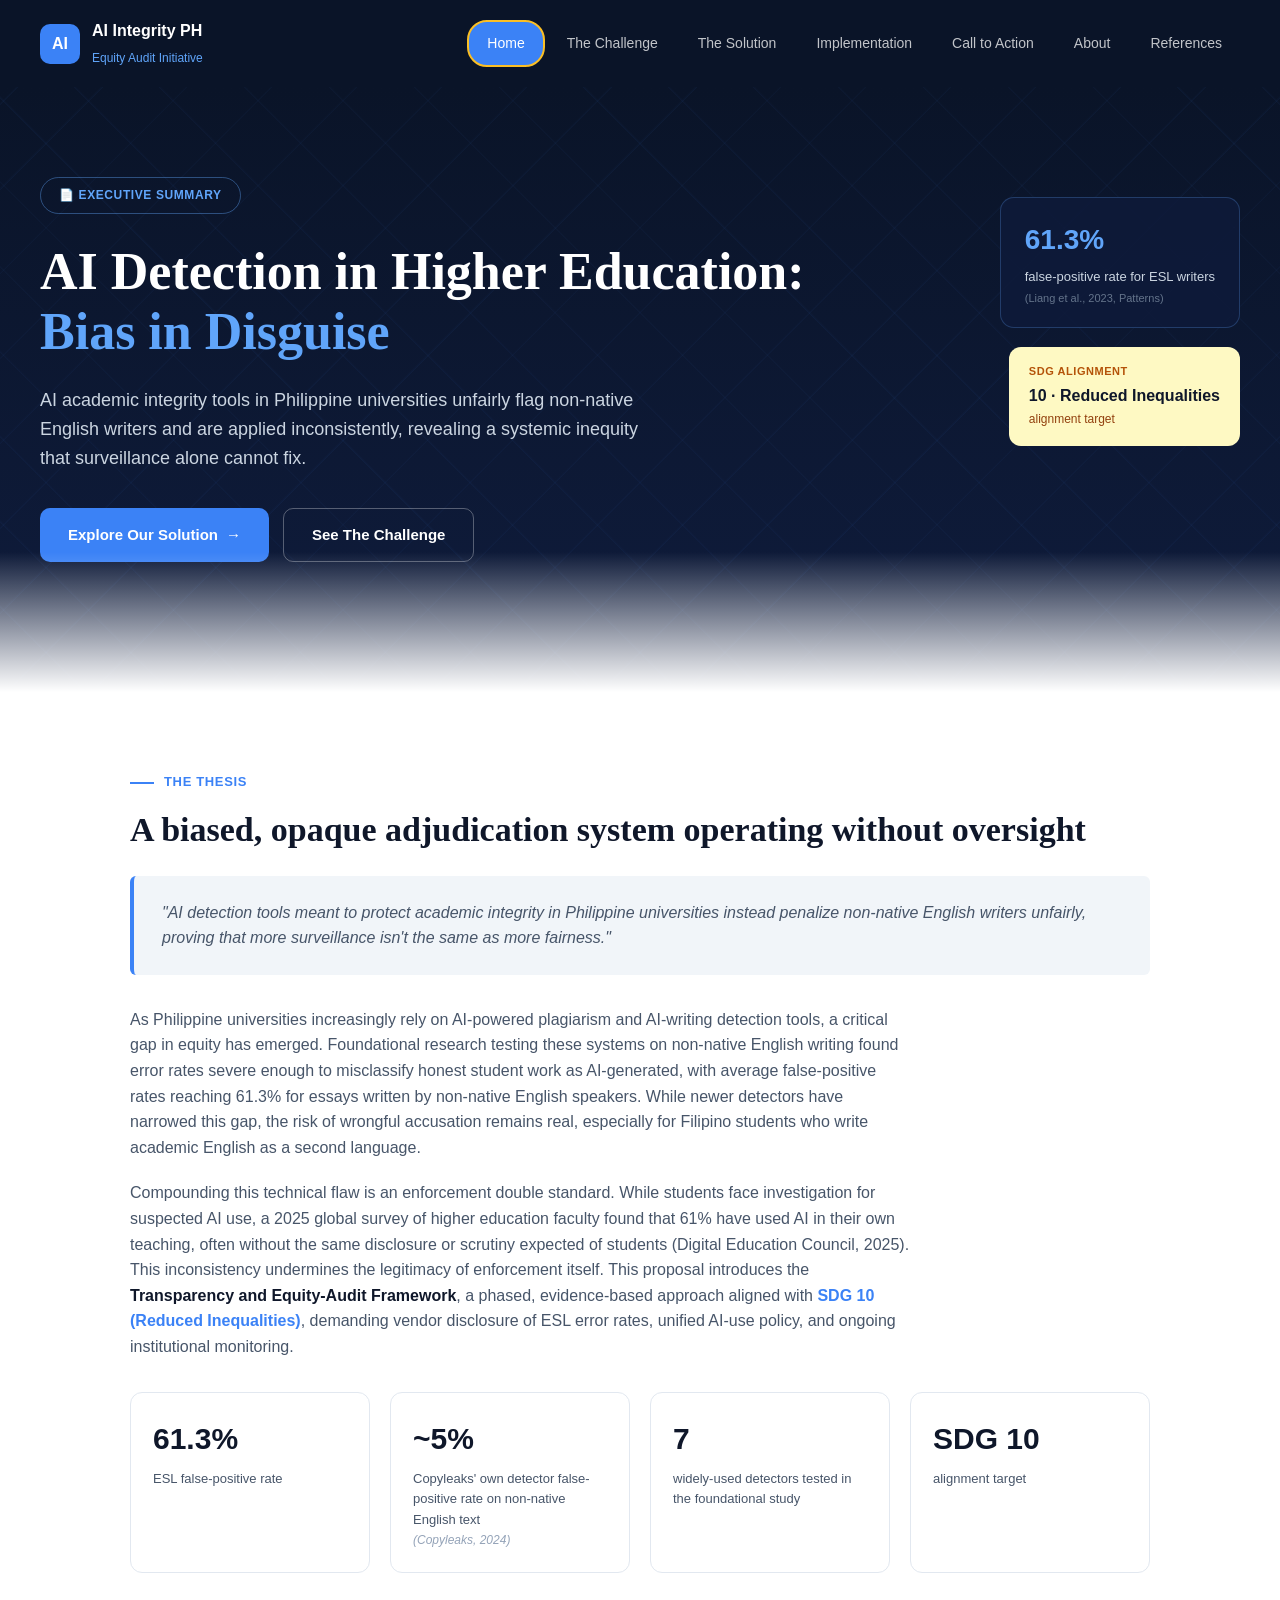
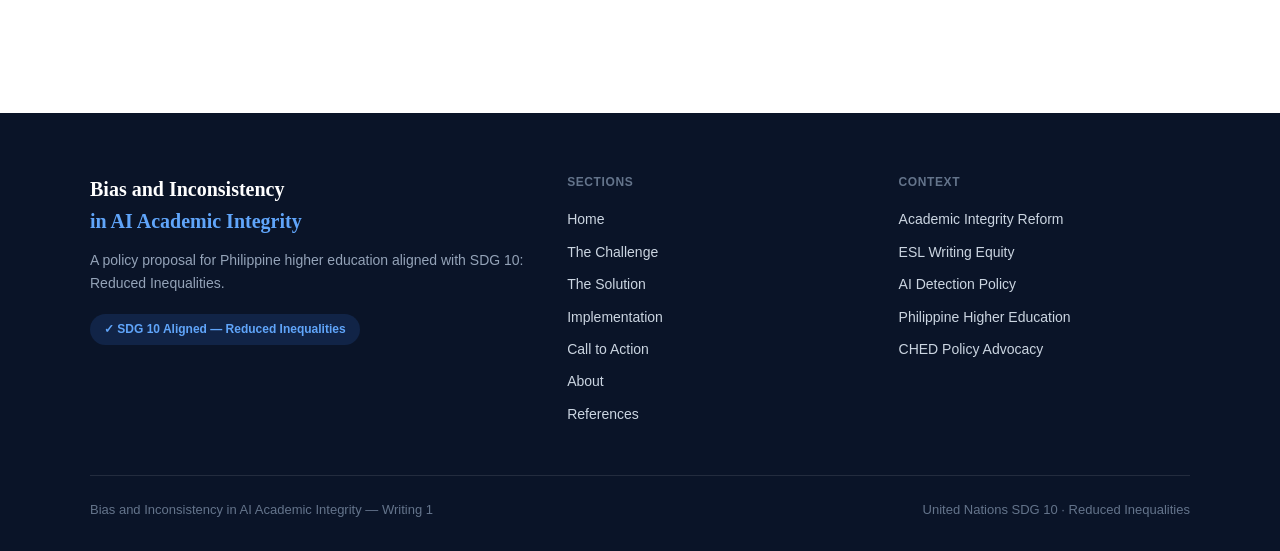
<file: index.html>
<!DOCTYPE html>
<html lang="en">
<head>
<meta charset="UTF-8">
<title>AI Integrity PH — Home</title>
<link rel="stylesheet" href="style.css">
</head>
<body>

<nav class="navbar">
  <a href="index.html" class="nav-brand">
    <div class="nav-logo">AI</div>
    <div class="nav-brand-text"><strong>AI Integrity PH</strong><span>Equity Audit Initiative</span></div>
  </a>
  <div class="nav-links">
    <a href="index.html" class="nav-link active">Home</a>
    <a href="challenge.html" class="nav-link">The Challenge</a>
    <a href="solution.html" class="nav-link">The Solution</a>
    <a href="implementation.html" class="nav-link">Implementation</a>
    <a href="cta.html" class="nav-link">Call to Action</a>
    <a href="about.html" class="nav-link">About</a>
    <a href="references.html" class="nav-link">References</a>
  </div>
</nav>

<header class="hero">
  <div class="hero-bg"></div>
  <div class="hero-content">
    <div class="badge">📄 EXECUTIVE SUMMARY</div>
    <h1>AI Detection in Higher Education:<br><span class="accent">Bias in Disguise</span></h1>
    <p class="sub">AI academic integrity tools in Philippine universities unfairly flag non-native English writers and are applied inconsistently, revealing a systemic inequity that surveillance alone cannot fix.</p>
    <div class="hero-ctas">
      <a href="solution.html" class="btn btn-primary">Explore Our Solution <span class="arrow">→</span></a>
      <a href="challenge.html" class="btn btn-outline">See The Challenge</a>
    </div>
  </div>
  <div class="stat-float">
    <div class="num">61.3%</div>
    <div class="label">false-positive rate for ESL writers</div>
    <div class="cite">(Liang et al., 2023, Patterns)</div>
  </div>
  <div class="sdg-float">
    <div class="sdg-tag">SDG ALIGNMENT</div>
    <div class="sdg-title">10 · Reduced Inequalities</div>
    <div class="sdg-sub">alignment target</div>
  </div>
  <div class="hero-fade"></div>
</header>

<section class="section">
  <div class="eyebrow">THE THESIS</div>
  <h2>A biased, opaque adjudication system operating without oversight</h2>
  <div class="quote-block">"AI detection tools meant to protect academic integrity in Philippine universities instead penalize non-native English writers unfairly, proving that more surveillance isn't the same as more fairness."</div>

  <p class="body-text">As Philippine universities increasingly rely on AI-powered plagiarism and AI-writing detection tools, a critical gap in equity has emerged. Foundational research testing these systems on non-native English writing found error rates severe enough to misclassify honest student work as AI-generated, with average false-positive rates reaching 61.3% for essays written by non-native English speakers. While newer detectors have narrowed this gap, the risk of wrongful accusation remains real, especially for Filipino students who write academic English as a second language.</p>

  <p class="body-text">Compounding this technical flaw is an enforcement double standard. While students face investigation for suspected AI use, a 2025 global survey of higher education faculty found that 61% have used AI in their own teaching, often without the same disclosure or scrutiny expected of students (Digital Education Council, 2025). This inconsistency undermines the legitimacy of enforcement itself. This proposal introduces the <strong>Transparency and Equity-Audit Framework</strong>, a phased, evidence-based approach aligned with <a href="solution.html">SDG 10 (Reduced Inequalities)</a>, demanding vendor disclosure of ESL error rates, unified AI-use policy, and ongoing institutional monitoring.</p>

  <div class="stat-grid">
    <div class="stat-card"><div class="big">61.3%</div><div class="desc">ESL false-positive rate</div></div>
    <div class="stat-card"><div class="big">&#126;5%</div><div class="desc">Copyleaks' own detector false-positive rate on non-native English text</div><div class="cite">(Copyleaks, 2024)</div></div>
    <div class="stat-card"><div class="big">7</div><div class="desc">widely-used detectors tested in the foundational study</div></div>
    <div class="stat-card"><div class="big">SDG 10</div><div class="desc">alignment target</div></div>
  </div>
</section>

<footer class="footer">
  <div class="footer-grid">
    <div>
      <h3>Bias and Inconsistency<br><span class="accent">in AI Academic Integrity</span></h3>
      <p>A policy proposal for Philippine higher education aligned with SDG 10: Reduced Inequalities.</p>
      <span class="sdg-chip">✓ SDG 10 Aligned — Reduced Inequalities</span>
    </div>
    <div>
      <div class="footer-col-title">SECTIONS</div>
      <a href="index.html" class="footer-link">Home</a>
      <a href="challenge.html" class="footer-link">The Challenge</a>
      <a href="solution.html" class="footer-link">The Solution</a>
      <a href="implementation.html" class="footer-link">Implementation</a>
      <a href="cta.html" class="footer-link">Call to Action</a>
      <a href="about.html" class="footer-link">About</a>
      <a href="references.html" class="footer-link">References</a>
    </div>
    <div>
      <div class="footer-col-title">CONTEXT</div>
      <span class="footer-link">Academic Integrity Reform</span>
      <span class="footer-link">ESL Writing Equity</span>
      <span class="footer-link">AI Detection Policy</span>
      <span class="footer-link">Philippine Higher Education</span>
      <span class="footer-link">CHED Policy Advocacy</span>
    </div>
  </div>
  <div class="footer-bottom">
    <span>Bias and Inconsistency in AI Academic Integrity — Writing 1</span>
    <span>United Nations SDG 10 · Reduced Inequalities</span>
  </div>
</footer>

<script src="script.js"></script>
</body>
</html>
</file>
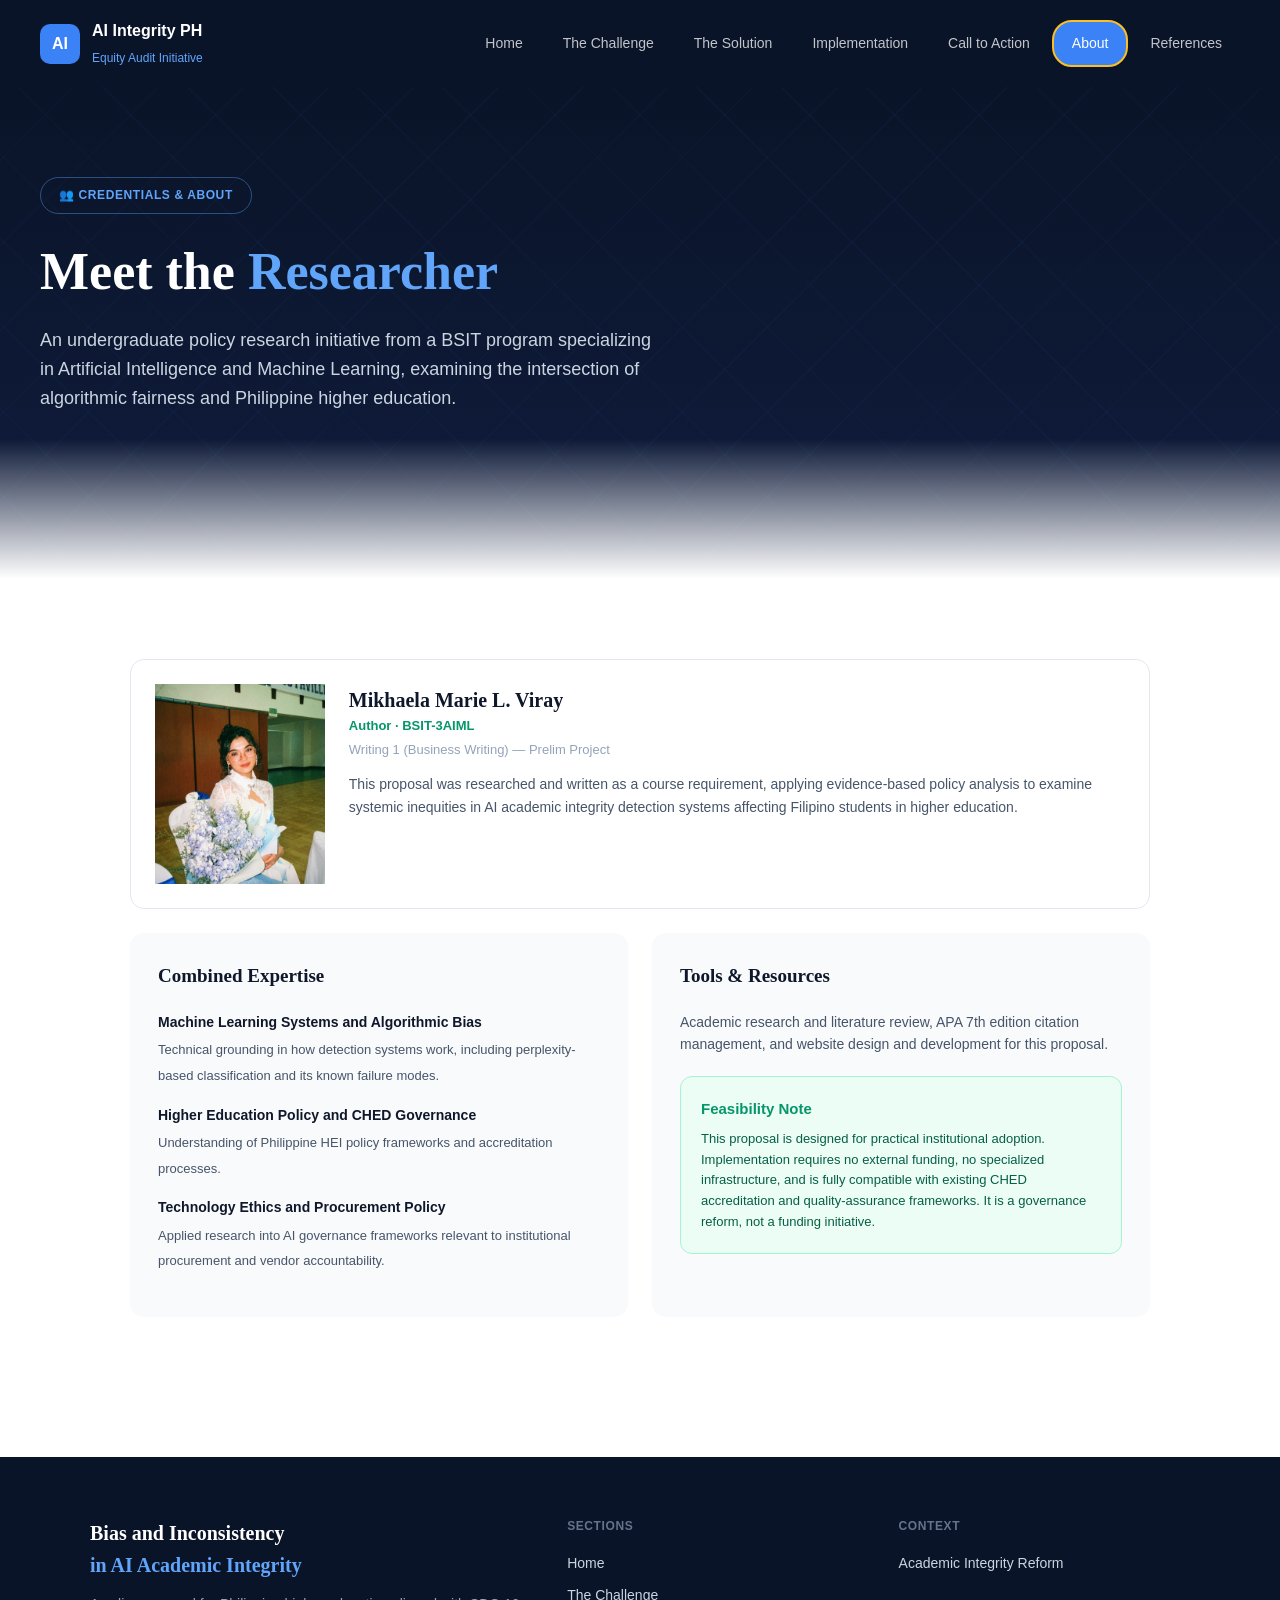
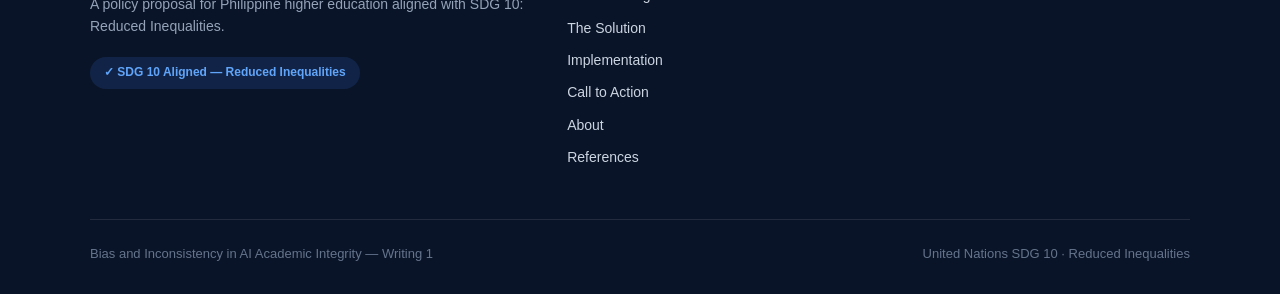
<file: about.html>
<!DOCTYPE html>
<html lang="en">
<head>
<meta charset="UTF-8">
<title>About — AI Integrity PH</title>
<link rel="stylesheet" href="style.css">
</head>
<body>

<nav class="navbar">
  <a href="index.html" class="nav-brand"><div class="nav-logo">AI</div><div class="nav-brand-text"><strong>AI Integrity PH</strong><span>Equity Audit Initiative</span></div></a>
  <div class="nav-links">
    <a href="index.html" class="nav-link">Home</a>
    <a href="challenge.html" class="nav-link">The Challenge</a>
    <a href="solution.html" class="nav-link">The Solution</a>
    <a href="implementation.html" class="nav-link">Implementation</a>
    <a href="cta.html" class="nav-link">Call to Action</a>
    <a href="about.html" class="nav-link active">About</a>
    <a href="references.html" class="nav-link">References</a>
  </div>
</nav>

<header class="hero">
  <div class="hero-bg"></div>
  <div class="hero-content">
    <div class="badge">👥 CREDENTIALS &amp; ABOUT</div>
    <h1>Meet the <span class="accent">Researcher</span></h1>
    <p class="sub">An undergraduate policy research initiative from a BSIT program specializing in Artificial Intelligence and Machine Learning, examining the intersection of algorithmic fairness and Philippine higher education.</p>
  </div>
  <div class="hero-fade"></div>
</header>

<section class="section">
  <div class="team-card">
    <img class="my-photo" src="photo.jpg" alt="photo of Mikhaela Marie L. Viray" height="200" width="200">
    <div>
      <h3>Mikhaela Marie L. Viray</h3>
      <div class="role">Author · BSIT-3AIML</div>
      <div class="course">Writing 1 (Business Writing) — Prelim Project</div>
      <p class="desc">This proposal was researched and written as a course requirement, applying evidence-based policy analysis to examine systemic inequities in AI academic integrity detection systems affecting Filipino students in higher education.</p>
    </div>
  </div>

  <div class="expertise-grid">
    <div class="expertise-box">
      <h3>Combined Expertise</h3>
      <ul>
        <li><strong>Machine Learning Systems and Algorithmic Bias</strong><span>Technical grounding in how detection systems work, including perplexity-based classification and its known failure modes.</span></li>
        <li><strong>Higher Education Policy and CHED Governance</strong><span>Understanding of Philippine HEI policy frameworks and accreditation processes.</span></li>
        <li><strong>Technology Ethics and Procurement Policy</strong><span>Applied research into AI governance frameworks relevant to institutional procurement and vendor accountability.</span></li>
      </ul>
    </div>
    <div class="expertise-box">
      <h3>Tools &amp; Resources</h3>
      <p style="color:var(--text-gray); font-size:14px; margin-bottom:16px;">Academic research and literature review, APA 7th edition citation management, and website design and development for this proposal.</p>
      <div class="feasibility-note">
        <h4>Feasibility Note</h4>
        <p>This proposal is designed for practical institutional adoption. Implementation requires no external funding, no specialized infrastructure, and is fully compatible with existing CHED accreditation and quality-assurance frameworks. It is a governance reform, not a funding initiative.</p>
      </div>
    </div>
  </div>
</section>

<footer class="footer">
  <div class="footer-grid">
    <div><h3>Bias and Inconsistency<br><span class="accent">in AI Academic Integrity</span></h3><p>A policy proposal for Philippine higher education aligned with SDG 10: Reduced Inequalities.</p><span class="sdg-chip">✓ SDG 10 Aligned — Reduced Inequalities</span></div>
    <div><div class="footer-col-title">SECTIONS</div>
      <a href="index.html" class="footer-link">Home</a><a href="challenge.html" class="footer-link">The Challenge</a><a href="solution.html" class="footer-link">The Solution</a><a href="implementation.html" class="footer-link">Implementation</a><a href="cta.html" class="footer-link">Call to Action</a><a href="about.html" class="footer-link">About</a><a href="references.html" class="footer-link">References</a>
    </div>
    <div><div class="footer-col-title">CONTEXT</div><span class="footer-link">Academic Integrity Reform</span></div>
  </div>
  <div class="footer-bottom"><span>Bias and Inconsistency in AI Academic Integrity — Writing 1</span><span>United Nations SDG 10 · Reduced Inequalities</span></div>
</footer>

<script src="script.js"></script>
</body>
</html>
</file>
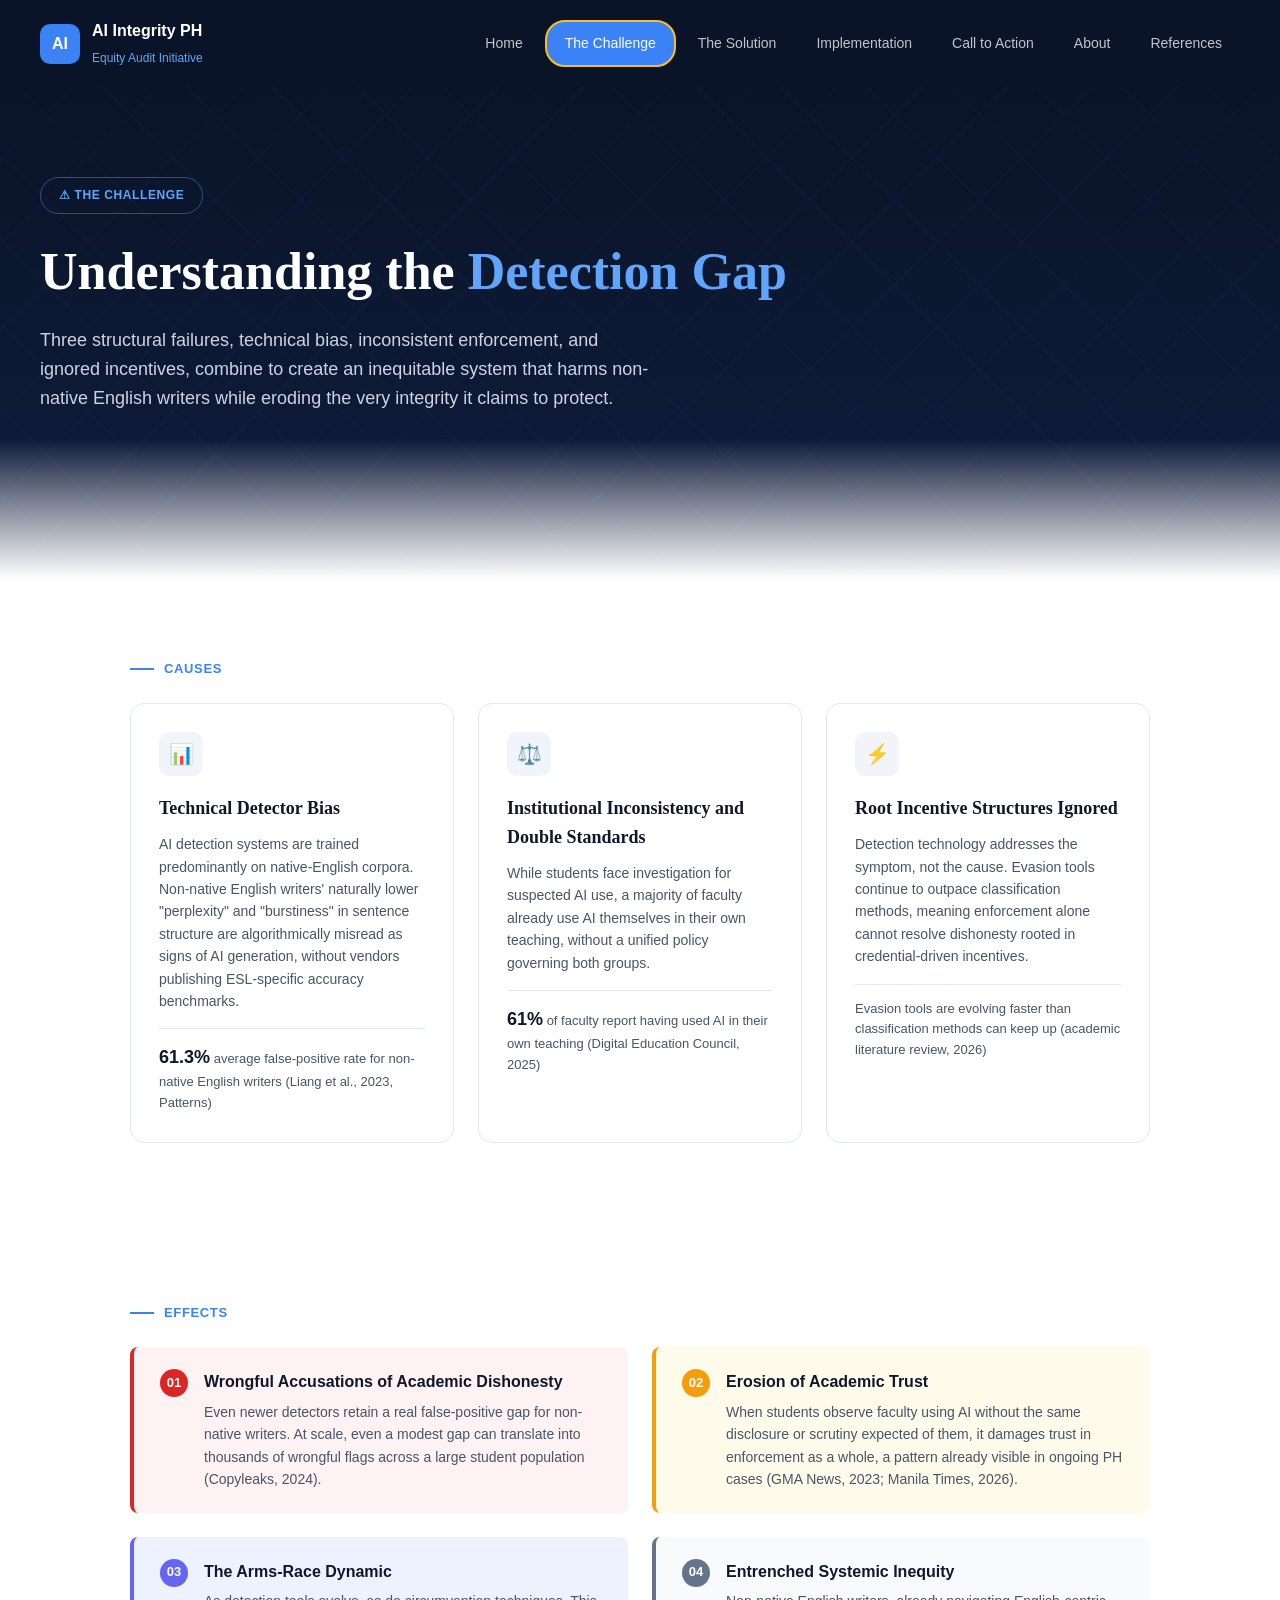
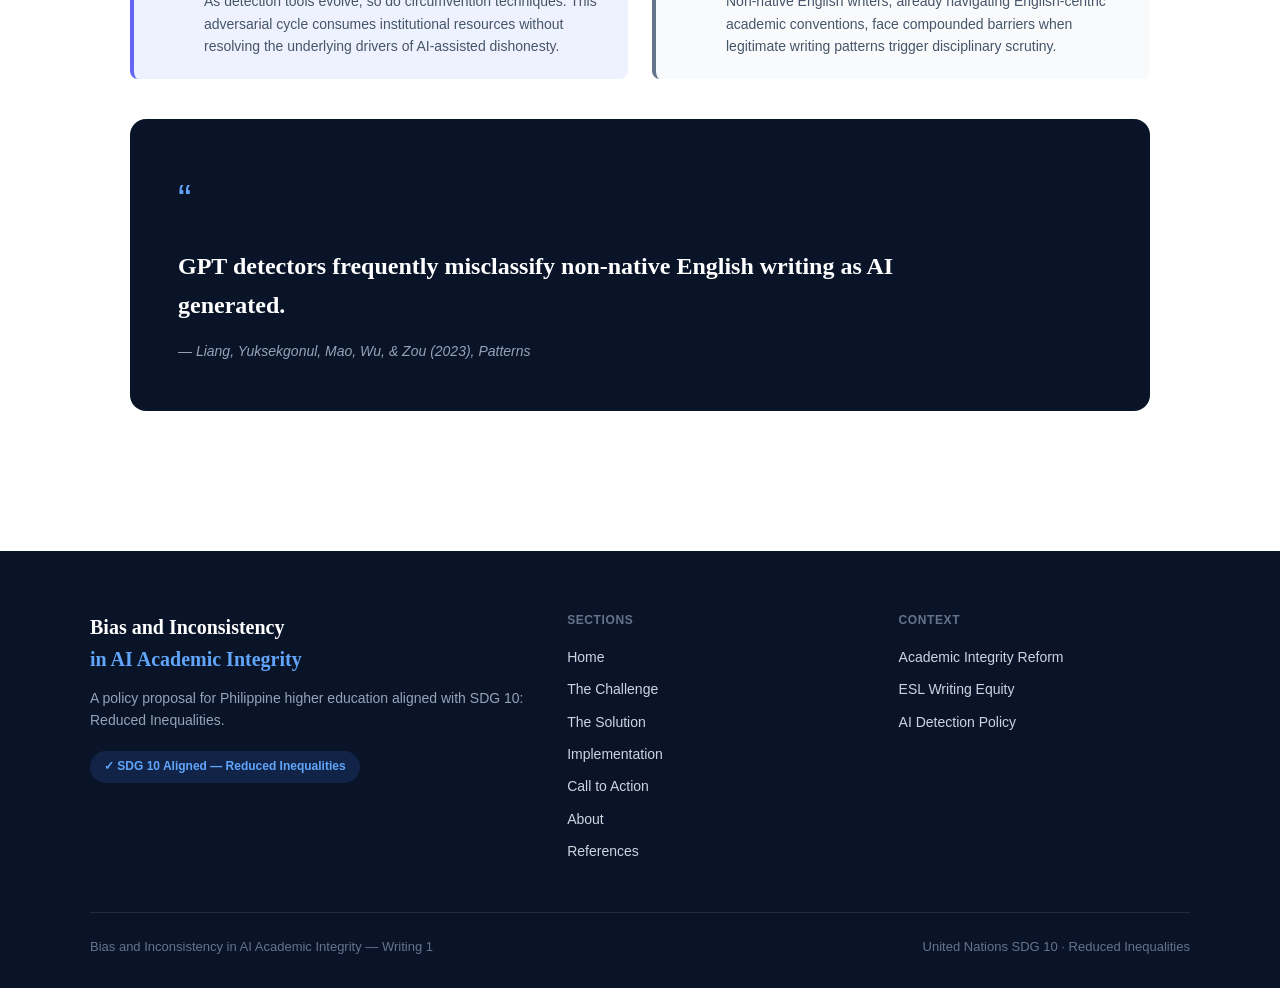
<file: challenge.html>
<!DOCTYPE html>
<html lang="en">
<head>
<meta charset="UTF-8">
<title>The Challenge — AI Integrity PH</title>
<link rel="stylesheet" href="style.css">
</head>
<body>

<nav class="navbar">
  <a href="index.html" class="nav-brand">
    <div class="nav-logo">AI</div>
    <div class="nav-brand-text"><strong>AI Integrity PH</strong><span>Equity Audit Initiative</span></div>
  </a>
  <div class="nav-links">
    <a href="index.html" class="nav-link">Home</a>
    <a href="challenge.html" class="nav-link active">The Challenge</a>
    <a href="solution.html" class="nav-link">The Solution</a>
    <a href="implementation.html" class="nav-link">Implementation</a>
    <a href="cta.html" class="nav-link">Call to Action</a>
    <a href="about.html" class="nav-link">About</a>
    <a href="references.html" class="nav-link">References</a>
  </div>
</nav>

<header class="hero">
  <div class="hero-bg"></div>
  <div class="hero-content">
    <div class="badge">⚠ THE CHALLENGE</div>
    <h1>Understanding the <span class="accent">Detection Gap</span></h1>
    <p class="sub">Three structural failures, technical bias, inconsistent enforcement, and ignored incentives, combine to create an inequitable system that harms non-native English writers while eroding the very integrity it claims to protect.</p>
  </div>
  <div class="hero-fade"></div>
</header>

<section class="section">
  <div class="eyebrow">CAUSES</div>
  <div class="card-grid">
    <div class="info-card">
      <div class="icon-badge">📊</div>
      <h3>Technical Detector Bias</h3>
      <p>AI detection systems are trained predominantly on native-English corpora. Non-native English writers' naturally lower "perplexity" and "burstiness" in sentence structure are algorithmically misread as signs of AI generation, without vendors publishing ESL-specific accuracy benchmarks.</p>
      <div class="stat-line"><strong>61.3%</strong> average false-positive rate for non-native English writers (Liang et al., 2023, Patterns)</div>
    </div>
    <div class="info-card">
      <div class="icon-badge">⚖️</div>
      <h3>Institutional Inconsistency and Double Standards</h3>
      <p>While students face investigation for suspected AI use, a majority of faculty already use AI themselves in their own teaching, without a unified policy governing both groups.</p>
      <div class="stat-line"><strong>61%</strong> of faculty report having used AI in their own teaching (Digital Education Council, 2025)</div>
    </div>
    <div class="info-card">
      <div class="icon-badge">⚡</div>
      <h3>Root Incentive Structures Ignored</h3>
      <p>Detection technology addresses the symptom, not the cause. Evasion tools continue to outpace classification methods, meaning enforcement alone cannot resolve dishonesty rooted in credential-driven incentives.</p>
      <div class="stat-line">Evasion tools are evolving faster than classification methods can keep up (academic literature review, 2026)</div>
    </div>
  </div>
</section>

<section class="section">
  <div class="eyebrow">EFFECTS</div>
  <div class="card-grid two">
    <div class="effect-card red">
      <div class="num-badge">01</div>
      <div><h4>Wrongful Accusations of Academic Dishonesty</h4><p>Even newer detectors retain a real false-positive gap for non-native writers. At scale, even a modest gap can translate into thousands of wrongful flags across a large student population (Copyleaks, 2024).</p></div>
    </div>
    <div class="effect-card orange">
      <div class="num-badge">02</div>
      <div><h4>Erosion of Academic Trust</h4><p>When students observe faculty using AI without the same disclosure or scrutiny expected of them, it damages trust in enforcement as a whole, a pattern already visible in ongoing PH cases (GMA News, 2023; Manila Times, 2026).</p></div>
    </div>
    <div class="effect-card blue">
      <div class="num-badge">03</div>
      <div><h4>The Arms-Race Dynamic</h4><p>As detection tools evolve, so do circumvention techniques. This adversarial cycle consumes institutional resources without resolving the underlying drivers of AI-assisted dishonesty.</p></div>
    </div>
    <div class="effect-card gray">
      <div class="num-badge">04</div>
      <div><h4>Entrenched Systemic Inequity</h4><p>Non-native English writers, already navigating English-centric academic conventions, face compounded barriers when legitimate writing patterns trigger disciplinary scrutiny.</p></div>
    </div>
  </div>

  <div class="pull-quote">
    <span class="mark">&ldquo;</span>
    <p>GPT detectors frequently misclassify non-native English writing as AI generated.</p>
    <div class="source">— Liang, Yuksekgonul, Mao, Wu, &amp; Zou (2023), <em>Patterns</em></div>
  </div>
</section>

<footer class="footer">
  <div class="footer-grid">
    <div>
      <h3>Bias and Inconsistency<br><span class="accent">in AI Academic Integrity</span></h3>
      <p>A policy proposal for Philippine higher education aligned with SDG 10: Reduced Inequalities.</p>
      <span class="sdg-chip">✓ SDG 10 Aligned — Reduced Inequalities</span>
    </div>
    <div>
      <div class="footer-col-title">SECTIONS</div>
      <a href="index.html" class="footer-link">Home</a>
      <a href="challenge.html" class="footer-link">The Challenge</a>
      <a href="solution.html" class="footer-link">The Solution</a>
      <a href="implementation.html" class="footer-link">Implementation</a>
      <a href="cta.html" class="footer-link">Call to Action</a>
      <a href="about.html" class="footer-link">About</a>
      <a href="references.html" class="footer-link">References</a>
    </div>
    <div>
      <div class="footer-col-title">CONTEXT</div>
      <span class="footer-link">Academic Integrity Reform</span>
      <span class="footer-link">ESL Writing Equity</span>
      <span class="footer-link">AI Detection Policy</span>
    </div>
  </div>
  <div class="footer-bottom"><span>Bias and Inconsistency in AI Academic Integrity — Writing 1</span><span>United Nations SDG 10 · Reduced Inequalities</span></div>
</footer>

<script src="script.js"></script>
</body>
</html>
</file>
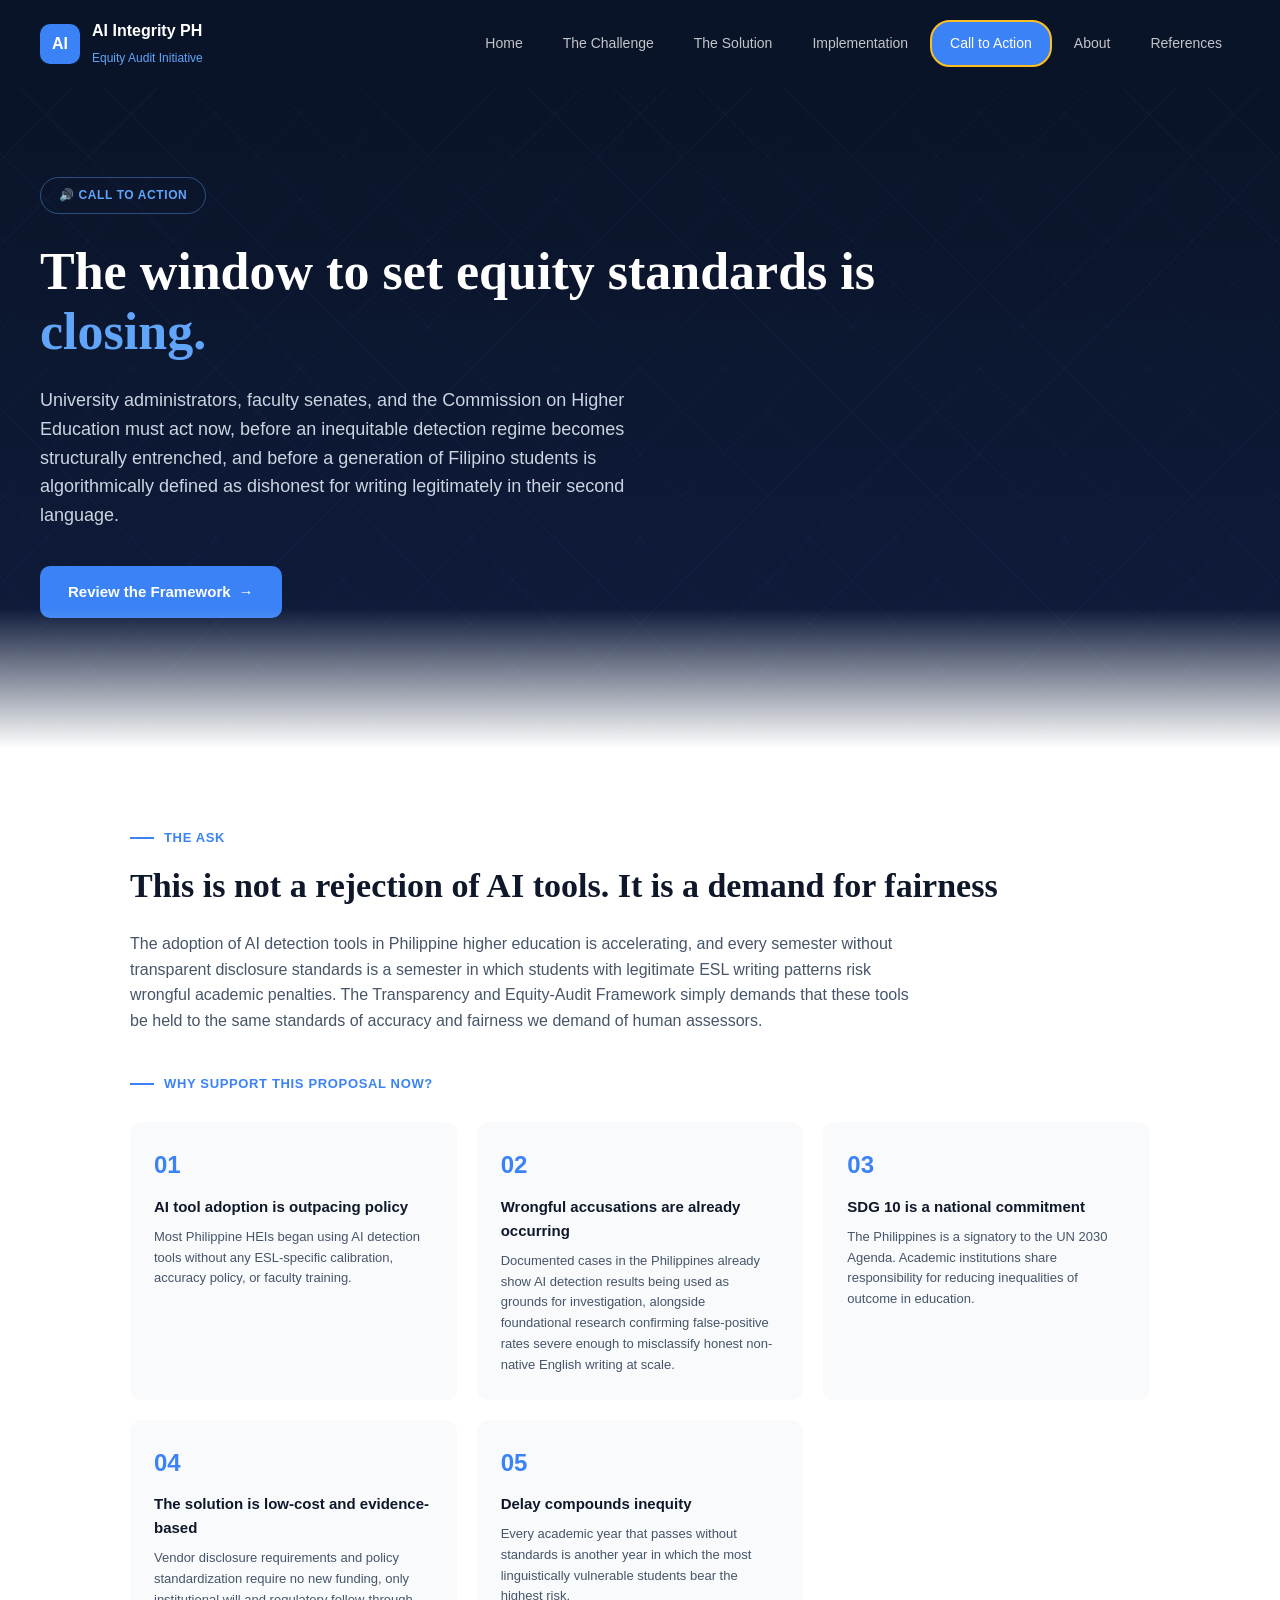
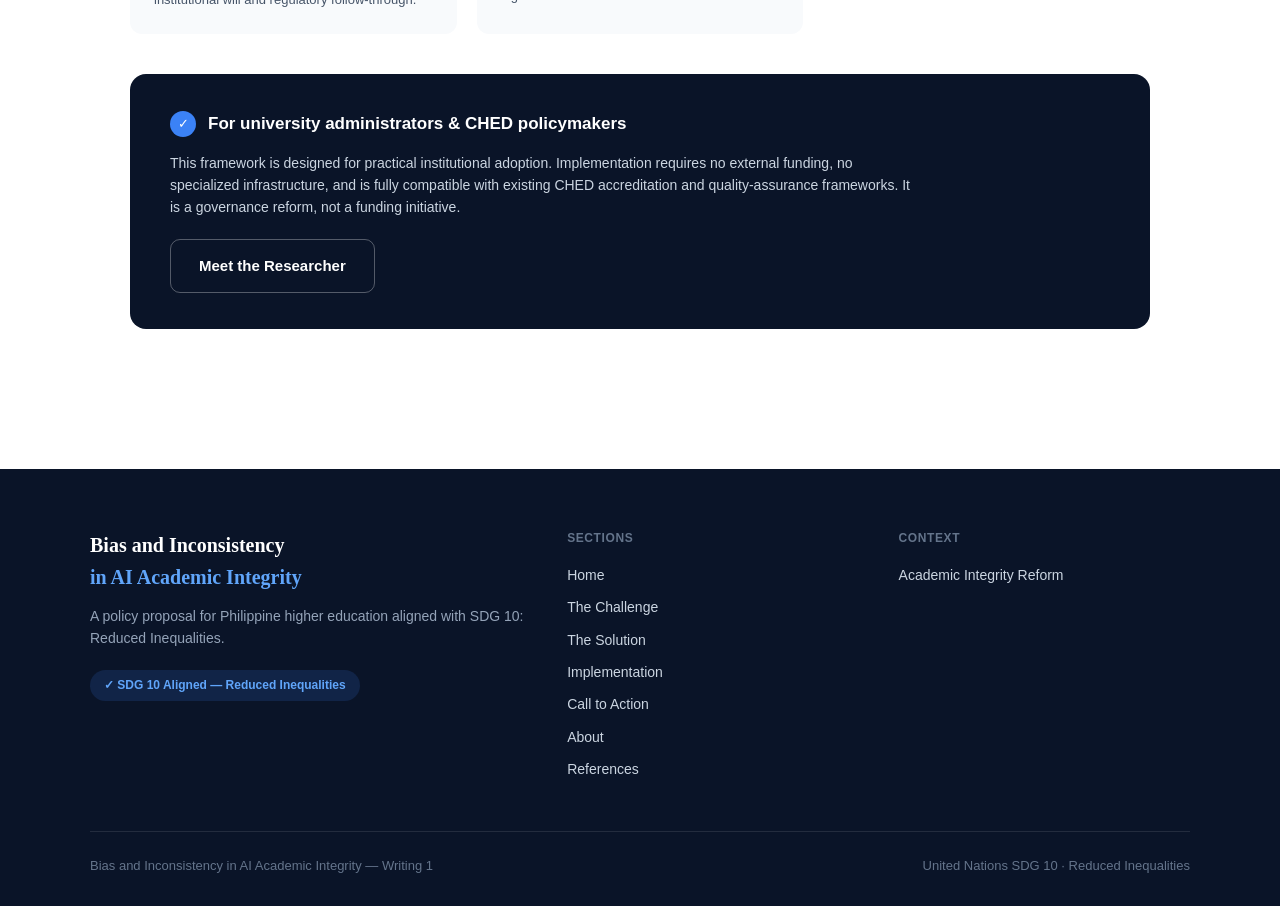
<file: cta.html>
<!DOCTYPE html>
<html lang="en">
<head>
<meta charset="UTF-8">
<title>Call to Action — AI Integrity PH</title>
<link rel="stylesheet" href="style.css">
</head>
<body>

<nav class="navbar">
  <a href="index.html" class="nav-brand"><div class="nav-logo">AI</div><div class="nav-brand-text"><strong>AI Integrity PH</strong><span>Equity Audit Initiative</span></div></a>
  <div class="nav-links">
    <a href="index.html" class="nav-link">Home</a>
    <a href="challenge.html" class="nav-link">The Challenge</a>
    <a href="solution.html" class="nav-link">The Solution</a>
    <a href="implementation.html" class="nav-link">Implementation</a>
    <a href="cta.html" class="nav-link active">Call to Action</a>
    <a href="about.html" class="nav-link">About</a>
    <a href="references.html" class="nav-link">References</a>
  </div>
</nav>

<header class="hero">
  <div class="hero-bg"></div>
  <div class="hero-content">
    <div class="badge">🔊 CALL TO ACTION</div>
    <h1>The window to set equity standards is <span class="accent">closing.</span></h1>
    <p class="sub">University administrators, faculty senates, and the Commission on Higher Education must act now, before an inequitable detection regime becomes structurally entrenched, and before a generation of Filipino students is algorithmically defined as dishonest for writing legitimately in their second language.</p>
    <div class="hero-ctas">
      <a href="solution.html" class="btn btn-primary">Review the Framework <span class="arrow">→</span></a>
    </div>
  </div>
  <div class="hero-fade"></div>
</header>

<section class="section">
  <div class="eyebrow">THE ASK</div>
  <h2>This is not a rejection of AI tools. It is a demand for fairness</h2>
  <p class="body-text">The adoption of AI detection tools in Philippine higher education is accelerating, and every semester without transparent disclosure standards is a semester in which students with legitimate ESL writing patterns risk wrongful academic penalties. The Transparency and Equity-Audit Framework simply demands that these tools be held to the same standards of accuracy and fairness we demand of human assessors.</p>

  <div class="eyebrow" style="margin-top:40px;">WHY SUPPORT THIS PROPOSAL NOW?</div>
  <div class="why-grid">
    <div class="why-card"><div class="why-num">01</div><h4>AI tool adoption is outpacing policy</h4><p>Most Philippine HEIs began using AI detection tools without any ESL-specific calibration, accuracy policy, or faculty training.</p></div>
    <div class="why-card"><div class="why-num">02</div><h4>Wrongful accusations are already occurring</h4><p>Documented cases in the Philippines already show AI detection results being used as grounds for investigation, alongside foundational research confirming false-positive rates severe enough to misclassify honest non-native English writing at scale.</p></div>
    <div class="why-card"><div class="why-num">03</div><h4>SDG 10 is a national commitment</h4><p>The Philippines is a signatory to the UN 2030 Agenda. Academic institutions share responsibility for reducing inequalities of outcome in education.</p></div>
    <div class="why-card"><div class="why-num">04</div><h4>The solution is low-cost and evidence-based</h4><p>Vendor disclosure requirements and policy standardization require no new funding, only institutional will and regulatory follow-through.</p></div>
    <div class="why-card"><div class="why-num">05</div><h4>Delay compounds inequity</h4><p>Every academic year that passes without standards is another year in which the most linguistically vulnerable students bear the highest risk.</p></div>
  </div>

  <div class="dark-callout">
    <div class="head"><div class="check-round">✓</div><h4>For university administrators &amp; CHED policymakers</h4></div>
    <p>This framework is designed for practical institutional adoption. Implementation requires no external funding, no specialized infrastructure, and is fully compatible with existing CHED accreditation and quality-assurance frameworks. It is a governance reform, not a funding initiative.</p>
    <a href="about.html" class="btn btn-dark-outline">Meet the Researcher</a>
  </div>
</section>

<footer class="footer">
  <div class="footer-grid">
    <div><h3>Bias and Inconsistency<br><span class="accent">in AI Academic Integrity</span></h3><p>A policy proposal for Philippine higher education aligned with SDG 10: Reduced Inequalities.</p><span class="sdg-chip">✓ SDG 10 Aligned — Reduced Inequalities</span></div>
    <div><div class="footer-col-title">SECTIONS</div>
      <a href="index.html" class="footer-link">Home</a><a href="challenge.html" class="footer-link">The Challenge</a><a href="solution.html" class="footer-link">The Solution</a><a href="implementation.html" class="footer-link">Implementation</a><a href="cta.html" class="footer-link">Call to Action</a><a href="about.html" class="footer-link">About</a><a href="references.html" class="footer-link">References</a>
    </div>
    <div><div class="footer-col-title">CONTEXT</div><span class="footer-link">Academic Integrity Reform</span></div>
  </div>
  <div class="footer-bottom"><span>Bias and Inconsistency in AI Academic Integrity — Writing 1</span><span>United Nations SDG 10 · Reduced Inequalities</span></div>
</footer>

<script src="script.js"></script>
</body>
</html>
</file>
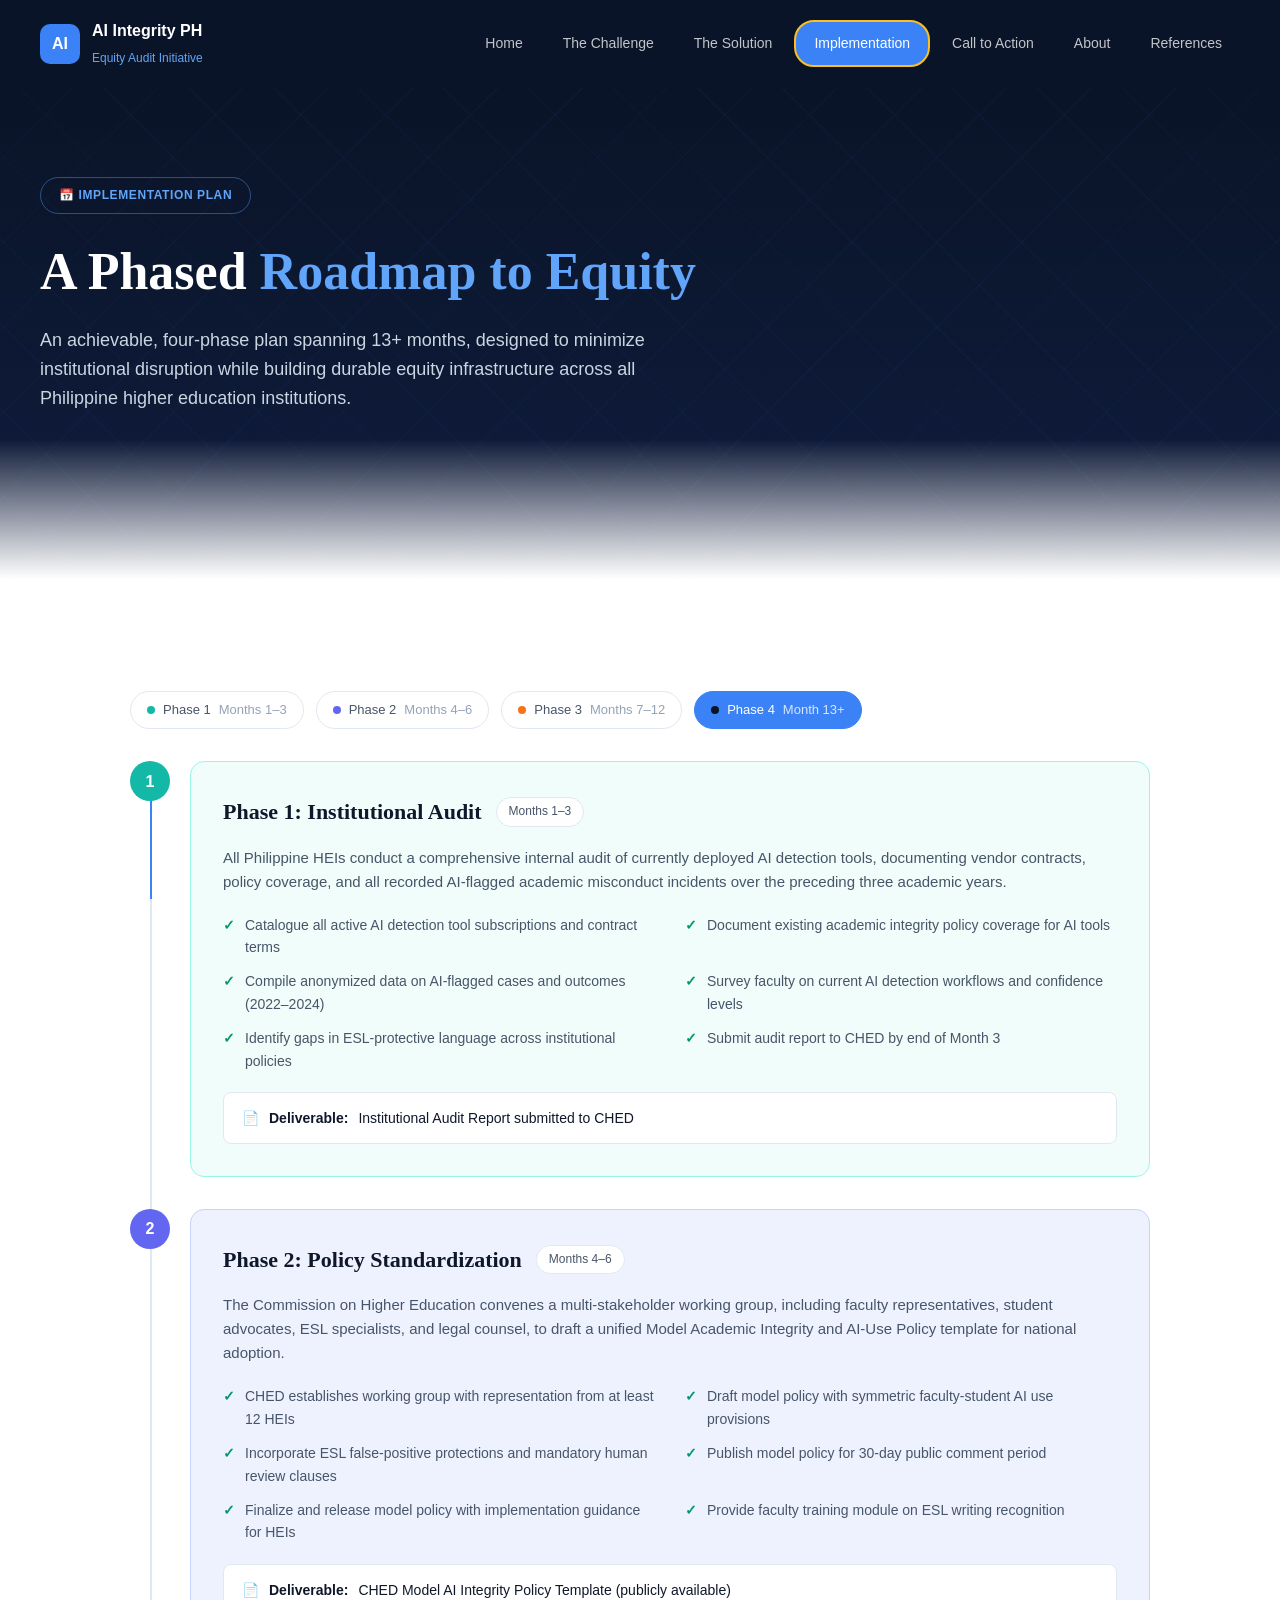
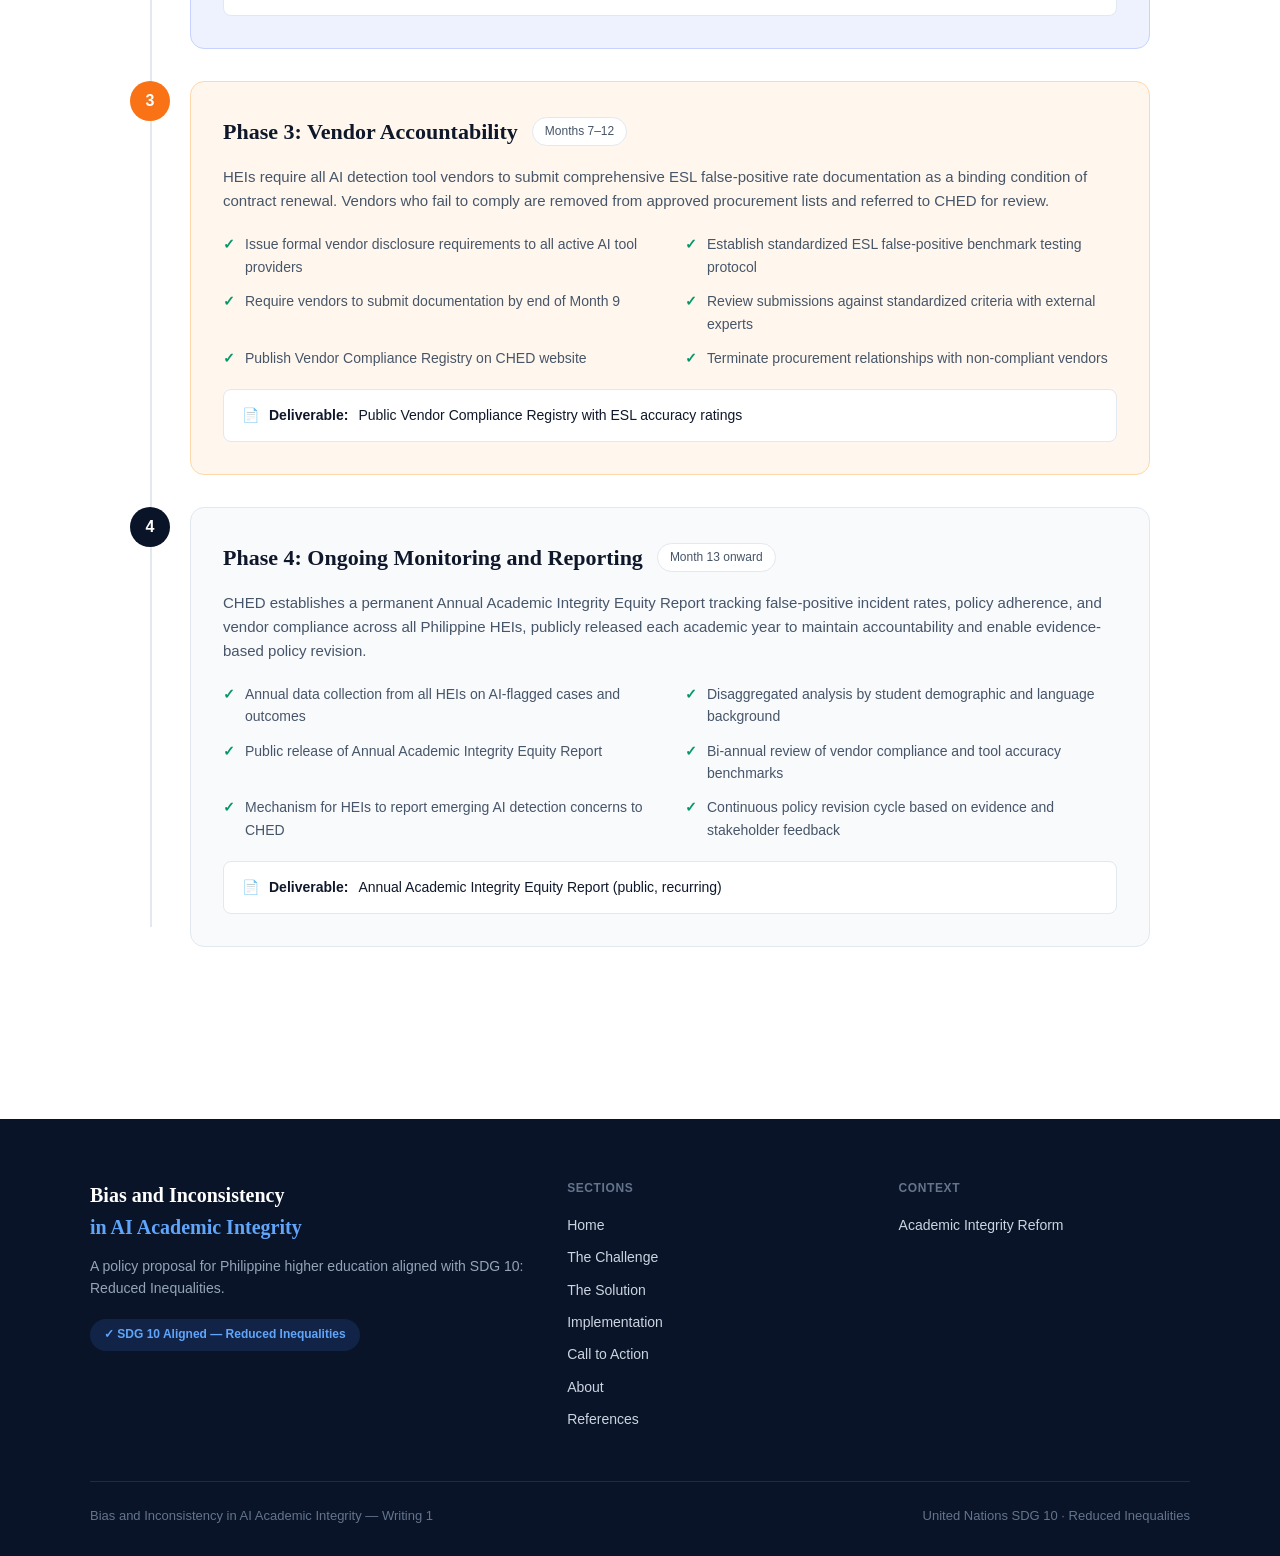
<file: implementation.html>
<!DOCTYPE html>
<html lang="en">
<head>
<meta charset="UTF-8">
<title>Implementation — AI Integrity PH</title>
<link rel="stylesheet" href="style.css">
</head>
<body>

<nav class="navbar">
  <a href="index.html" class="nav-brand"><div class="nav-logo">AI</div><div class="nav-brand-text"><strong>AI Integrity PH</strong><span>Equity Audit Initiative</span></div></a>
  <div class="nav-links">
    <a href="index.html" class="nav-link">Home</a>
    <a href="challenge.html" class="nav-link">The Challenge</a>
    <a href="solution.html" class="nav-link">The Solution</a>
    <a href="implementation.html" class="nav-link active">Implementation</a>
    <a href="cta.html" class="nav-link">Call to Action</a>
    <a href="about.html" class="nav-link">About</a>
    <a href="references.html" class="nav-link">References</a>
  </div>
</nav>

<header class="hero">
  <div class="hero-bg"></div>
  <div class="hero-content">
    <div class="badge">📅 IMPLEMENTATION PLAN</div>
    <h1>A Phased <span class="accent">Roadmap to Equity</span></h1>
    <p class="sub">An achievable, four-phase plan spanning 13+ months, designed to minimize institutional disruption while building durable equity infrastructure across all Philippine higher education institutions.</p>
  </div>
  <div class="hero-fade"></div>
</header>

<section class="section">
  <div class="phase-tabs">
    <div class="phase-tab" data-target="phase-1"><span class="dot" style="background:#14B8A6"></span>Phase 1 <span class="months">Months 1–3</span></div>
    <div class="phase-tab" data-target="phase-2"><span class="dot" style="background:#6366F1"></span>Phase 2 <span class="months">Months 4–6</span></div>
    <div class="phase-tab" data-target="phase-3"><span class="dot" style="background:#F97316"></span>Phase 3 <span class="months">Months 7–12</span></div>
    <div class="phase-tab" data-target="phase-4"><span class="dot" style="background:#0A1428"></span>Phase 4 <span class="months">Month 13+</span></div>
  </div>

  <div class="timeline">
    <div class="timeline-line"><div class="timeline-line-fill"></div></div>

    <div class="phase-block" id="phase-1">
      <div class="phase-circle p1">1</div>
      <div class="phase-card p1">
        <div class="phase-title-row"><h3>Phase 1: Institutional Audit</h3><span class="phase-badge">Months 1–3</span></div>
        <p style="color:var(--text-gray); font-size:15px;">All Philippine HEIs conduct a comprehensive internal audit of currently deployed AI detection tools, documenting vendor contracts, policy coverage, and all recorded AI-flagged academic misconduct incidents over the preceding three academic years.</p>
        <ul class="check-list">
          <li><span class="tick">✓</span>Catalogue all active AI detection tool subscriptions and contract terms</li>
          <li><span class="tick">✓</span>Document existing academic integrity policy coverage for AI tools</li>
          <li><span class="tick">✓</span>Compile anonymized data on AI-flagged cases and outcomes (2022–2024)</li>
          <li><span class="tick">✓</span>Survey faculty on current AI detection workflows and confidence levels</li>
          <li><span class="tick">✓</span>Identify gaps in ESL-protective language across institutional policies</li>
          <li><span class="tick">✓</span>Submit audit report to CHED by end of Month 3</li>
        </ul>
        <div class="deliverable">📄 <strong>Deliverable:</strong> Institutional Audit Report submitted to CHED</div>
      </div>
    </div>

    <div class="phase-block" id="phase-2">
      <div class="phase-circle p2">2</div>
      <div class="phase-card p2">
        <div class="phase-title-row"><h3>Phase 2: Policy Standardization</h3><span class="phase-badge">Months 4–6</span></div>
        <p style="color:var(--text-gray); font-size:15px;">The Commission on Higher Education convenes a multi-stakeholder working group, including faculty representatives, student advocates, ESL specialists, and legal counsel, to draft a unified Model Academic Integrity and AI-Use Policy template for national adoption.</p>
        <ul class="check-list">
          <li><span class="tick">✓</span>CHED establishes working group with representation from at least 12 HEIs</li>
          <li><span class="tick">✓</span>Draft model policy with symmetric faculty-student AI use provisions</li>
          <li><span class="tick">✓</span>Incorporate ESL false-positive protections and mandatory human review clauses</li>
          <li><span class="tick">✓</span>Publish model policy for 30-day public comment period</li>
          <li><span class="tick">✓</span>Finalize and release model policy with implementation guidance for HEIs</li>
          <li><span class="tick">✓</span>Provide faculty training module on ESL writing recognition</li>
        </ul>
        <div class="deliverable">📄 <strong>Deliverable:</strong> CHED Model AI Integrity Policy Template (publicly available)</div>
      </div>
    </div>

    <div class="phase-block" id="phase-3">
      <div class="phase-circle p3">3</div>
      <div class="phase-card p3">
        <div class="phase-title-row"><h3>Phase 3: Vendor Accountability</h3><span class="phase-badge">Months 7–12</span></div>
        <p style="color:var(--text-gray); font-size:15px;">HEIs require all AI detection tool vendors to submit comprehensive ESL false-positive rate documentation as a binding condition of contract renewal. Vendors who fail to comply are removed from approved procurement lists and referred to CHED for review.</p>
        <ul class="check-list">
          <li><span class="tick">✓</span>Issue formal vendor disclosure requirements to all active AI tool providers</li>
          <li><span class="tick">✓</span>Establish standardized ESL false-positive benchmark testing protocol</li>
          <li><span class="tick">✓</span>Require vendors to submit documentation by end of Month 9</li>
          <li><span class="tick">✓</span>Review submissions against standardized criteria with external experts</li>
          <li><span class="tick">✓</span>Publish Vendor Compliance Registry on CHED website</li>
          <li><span class="tick">✓</span>Terminate procurement relationships with non-compliant vendors</li>
        </ul>
        <div class="deliverable">📄 <strong>Deliverable:</strong> Public Vendor Compliance Registry with ESL accuracy ratings</div>
      </div>
    </div>

    <div class="phase-block" id="phase-4">
      <div class="phase-circle p4">4</div>
      <div class="phase-card p4">
        <div class="phase-title-row"><h3>Phase 4: Ongoing Monitoring and Reporting</h3><span class="phase-badge">Month 13 onward</span></div>
        <p style="color:var(--text-gray); font-size:15px;">CHED establishes a permanent Annual Academic Integrity Equity Report tracking false-positive incident rates, policy adherence, and vendor compliance across all Philippine HEIs, publicly released each academic year to maintain accountability and enable evidence-based policy revision.</p>
        <ul class="check-list">
          <li><span class="tick">✓</span>Annual data collection from all HEIs on AI-flagged cases and outcomes</li>
          <li><span class="tick">✓</span>Disaggregated analysis by student demographic and language background</li>
          <li><span class="tick">✓</span>Public release of Annual Academic Integrity Equity Report</li>
          <li><span class="tick">✓</span>Bi-annual review of vendor compliance and tool accuracy benchmarks</li>
          <li><span class="tick">✓</span>Mechanism for HEIs to report emerging AI detection concerns to CHED</li>
          <li><span class="tick">✓</span>Continuous policy revision cycle based on evidence and stakeholder feedback</li>
        </ul>
        <div class="deliverable">📄 <strong>Deliverable:</strong> Annual Academic Integrity Equity Report (public, recurring)</div>
      </div>
    </div>
  </div>
</section>

<footer class="footer">
  <div class="footer-grid">
    <div><h3>Bias and Inconsistency<br><span class="accent">in AI Academic Integrity</span></h3><p>A policy proposal for Philippine higher education aligned with SDG 10: Reduced Inequalities.</p><span class="sdg-chip">✓ SDG 10 Aligned — Reduced Inequalities</span></div>
    <div><div class="footer-col-title">SECTIONS</div>
      <a href="index.html" class="footer-link">Home</a><a href="challenge.html" class="footer-link">The Challenge</a><a href="solution.html" class="footer-link">The Solution</a><a href="implementation.html" class="footer-link">Implementation</a><a href="cta.html" class="footer-link">Call to Action</a><a href="about.html" class="footer-link">About</a><a href="references.html" class="footer-link">References</a>
    </div>
    <div><div class="footer-col-title">CONTEXT</div><span class="footer-link">Academic Integrity Reform</span></div>
  </div>
  <div class="footer-bottom"><span>Bias and Inconsistency in AI Academic Integrity — Writing 1</span><span>United Nations SDG 10 · Reduced Inequalities</span></div>
</footer>

<script src="script.js"></script>
<script>
  // Phase tab navigation: scroll to matching phase-block and highlight the active tab
  (function () {
    const tabs = document.querySelectorAll('.phase-tab');
    const blocks = document.querySelectorAll('.phase-block');

    tabs.forEach(tab => {
      tab.addEventListener('click', () => {
        const target = document.getElementById(tab.dataset.target);
        if (target) {
          target.scrollIntoView({ behavior: 'smooth', block: 'start' });
        }
      });
    });

    if ('IntersectionObserver' in window) {
      const observer = new IntersectionObserver((entries) => {
        entries.forEach(entry => {
          if (entry.isIntersecting) {
            const id = entry.target.id;
            tabs.forEach(tab => {
              tab.classList.toggle('active', tab.dataset.target === id);
            });
          }
        });
      }, { rootMargin: '-40% 0px -50% 0px', threshold: 0 });

      blocks.forEach(block => observer.observe(block));
    }
  })();
</script>
</body>
</html>
</file>
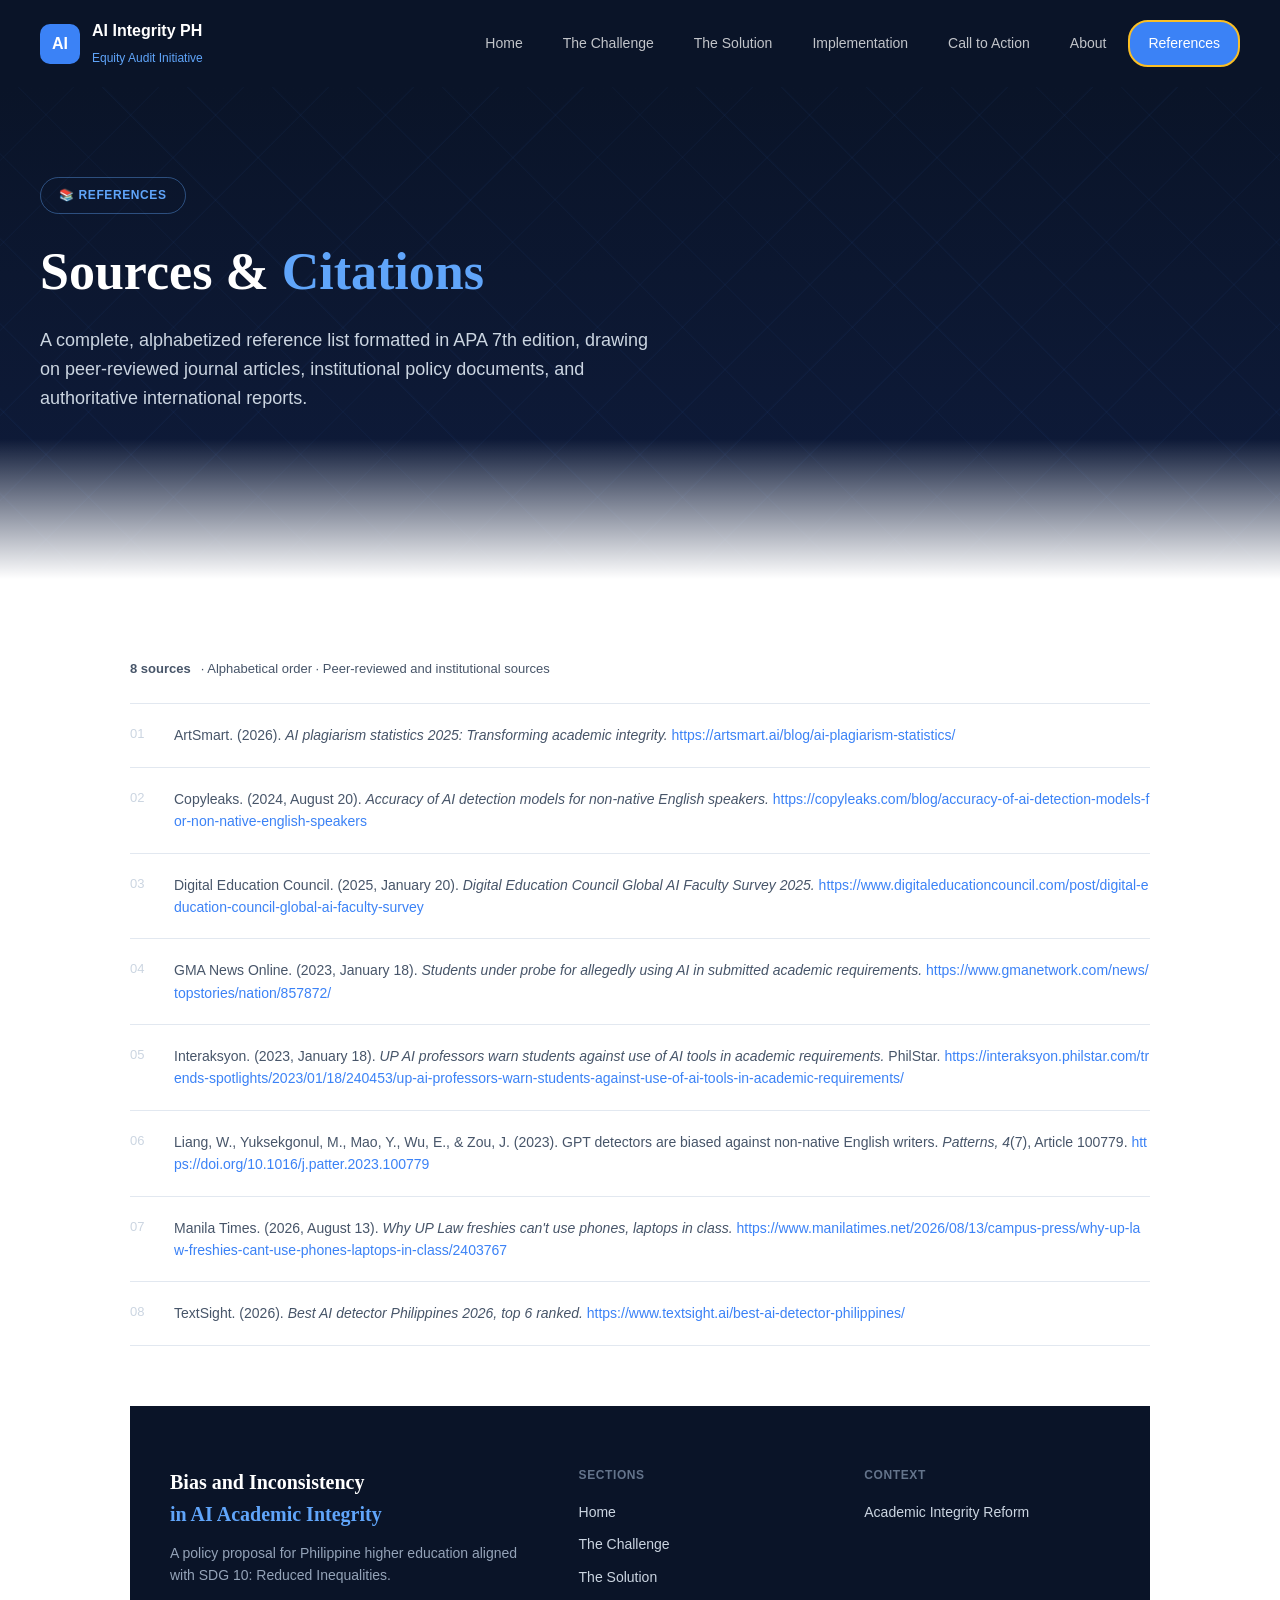
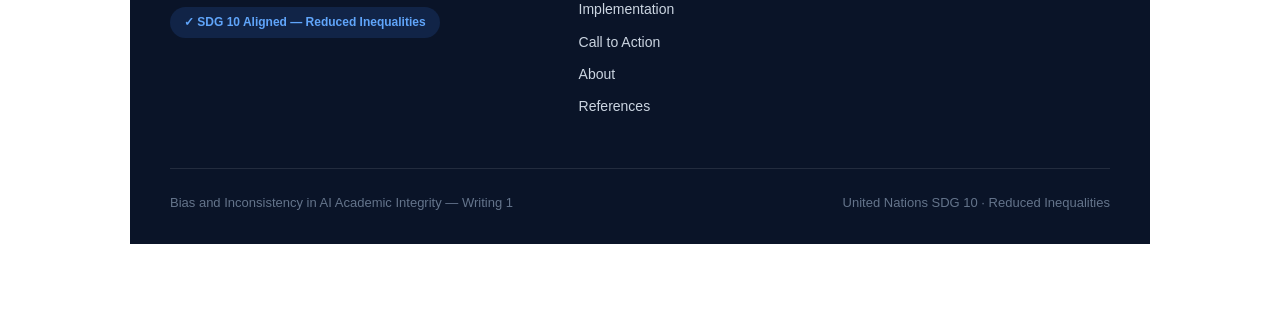
<file: references.html>
<!DOCTYPE html>
<html lang="en">
<head>
<meta charset="UTF-8">
<title>References — AI Integrity PH</title>
<link rel="stylesheet" href="style.css">
</head>
<body>

<nav class="navbar">
  <a href="index.html" class="nav-brand"><div class="nav-logo">AI</div><div class="nav-brand-text"><strong>AI Integrity PH</strong><span>Equity Audit Initiative</span></div></a>
  <div class="nav-links">
    <a href="index.html" class="nav-link">Home</a>
    <a href="challenge.html" class="nav-link">The Challenge</a>
    <a href="solution.html" class="nav-link">The Solution</a>
    <a href="implementation.html" class="nav-link">Implementation</a>
    <a href="cta.html" class="nav-link">Call to Action</a>
    <a href="about.html" class="nav-link">About</a>
    <a href="references.html" class="nav-link active">References</a>
  </div>
</nav>

<header class="hero">
  <div class="hero-bg"></div>
  <div class="hero-content">
    <div class="badge">📚 REFERENCES</div>
    <h1>Sources &amp; <span class="accent">Citations</span></h1>
    <p class="sub">A complete, alphabetized reference list formatted in APA 7th edition, drawing on peer-reviewed journal articles, institutional policy documents, and authoritative international reports.</p>
  </div>
  <div class="hero-fade"></div>
</header>

<section class="section">
  <div class="ref-meta"><strong>8 sources</strong> · Alphabetical order · Peer-reviewed and institutional sources</div>
  <div class="ref-list">
    <div class="ref-item"><span class="idx">01</span><p>ArtSmart. (2026). <em>AI plagiarism statistics 2025: Transforming academic integrity.</em> <a href="https://artsmart.ai/blog/ai-plagiarism-statistics/">https://artsmart.ai/blog/ai-plagiarism-statistics/</a></p></div>
    <div class="ref-item"><span class="idx">02</span><p>Copyleaks. (2024, August 20). <em>Accuracy of AI detection models for non-native English speakers.</em> <a href="https://copyleaks.com/blog/accuracy-of-ai-detection-models-for-non-native-english-speakers">https://copyleaks.com/blog/accuracy-of-ai-detection-models-for-non-native-english-speakers</a></p></div>
    <div class="ref-item"><span class="idx">03</span><p>Digital Education Council. (2025, January 20). <em>Digital Education Council Global AI Faculty Survey 2025.</em> <a href="https://www.digitaleducationcouncil.com/post/digital-education-council-global-ai-faculty-survey">https://www.digitaleducationcouncil.com/post/digital-education-council-global-ai-faculty-survey</a></p></div>
    <div class="ref-item"><span class="idx">04</span><p>GMA News Online. (2023, January 18). <em>Students under probe for allegedly using AI in submitted academic requirements.</em> <a href="https://www.gmanetwork.com/news/topstories/nation/857872/using-ai-to-write-essays-is-cheating-says-up-prof/story/">https://www.gmanetwork.com/news/topstories/nation/857872/</a></p></div>
    <div class="ref-item"><span class="idx">05</span><p>Interaksyon. (2023, January 18). <em>UP AI professors warn students against use of AI tools in academic requirements.</em> PhilStar. <a href="https://interaksyon.philstar.com/trends-spotlights/2023/01/18/240453/up-ai-professors-warn-students-against-use-of-ai-tools-in-academic-requirements/">https://interaksyon.philstar.com/trends-spotlights/2023/01/18/240453/up-ai-professors-warn-students-against-use-of-ai-tools-in-academic-requirements/</a></p></div>
    <div class="ref-item"><span class="idx">06</span><p>Liang, W., Yuksekgonul, M., Mao, Y., Wu, E., &amp; Zou, J. (2023). GPT detectors are biased against non-native English writers. <em>Patterns, 4</em>(7), Article 100779. <a href="https://doi.org/10.1016/j.patter.2023.100779">https://doi.org/10.1016/j.patter.2023.100779</a></p></div>
    <div class="ref-item"><span class="idx">07</span><p>Manila Times. (2026, August 13). <em>Why UP Law freshies can't use phones, laptops in class.</em> <a href="https://www.manilatimes.net/2026/08/13/campus-press/why-up-law-freshies-cant-use-phones-laptops-in-class/2403767">https://www.manilatimes.net/2026/08/13/campus-press/why-up-law-freshies-cant-use-phones-laptops-in-class/2403767</a></p></div>
    <div class="ref-item"><span class="idx">08</span><p>TextSight. (2026). <em>Best AI detector Philippines 2026, top 6 ranked.</em> <a href="https://www.textsight.ai/best-ai-detector-philippines/">https://www.textsight.ai/best-ai-detector-philippines/</a></p></div>
  </div>

<footer class="footer">
  <div class="footer-grid">
    <div><h3>Bias and Inconsistency<br><span class="accent">in AI Academic Integrity</span></h3><p>A policy proposal for Philippine higher education aligned with SDG 10: Reduced Inequalities.</p><span class="sdg-chip">✓ SDG 10 Aligned — Reduced Inequalities</span></div>
    <div><div class="footer-col-title">SECTIONS</div>
      <a href="index.html" class="footer-link">Home</a><a href="challenge.html" class="footer-link">The Challenge</a><a href="solution.html" class="footer-link">The Solution</a><a href="implementation.html" class="footer-link">Implementation</a><a href="cta.html" class="footer-link">Call to Action</a><a href="about.html" class="footer-link">About</a><a href="references.html" class="footer-link">References</a>
    </div>
    <div><div class="footer-col-title">CONTEXT</div><span class="footer-link">Academic Integrity Reform</span></div>
  </div>
  <div class="footer-bottom"><span>Bias and Inconsistency in AI Academic Integrity — Writing 1</span><span>United Nations SDG 10 · Reduced Inequalities</span></div>
</footer>

<script src="script.js"></script>
</body>
</html>
</file>
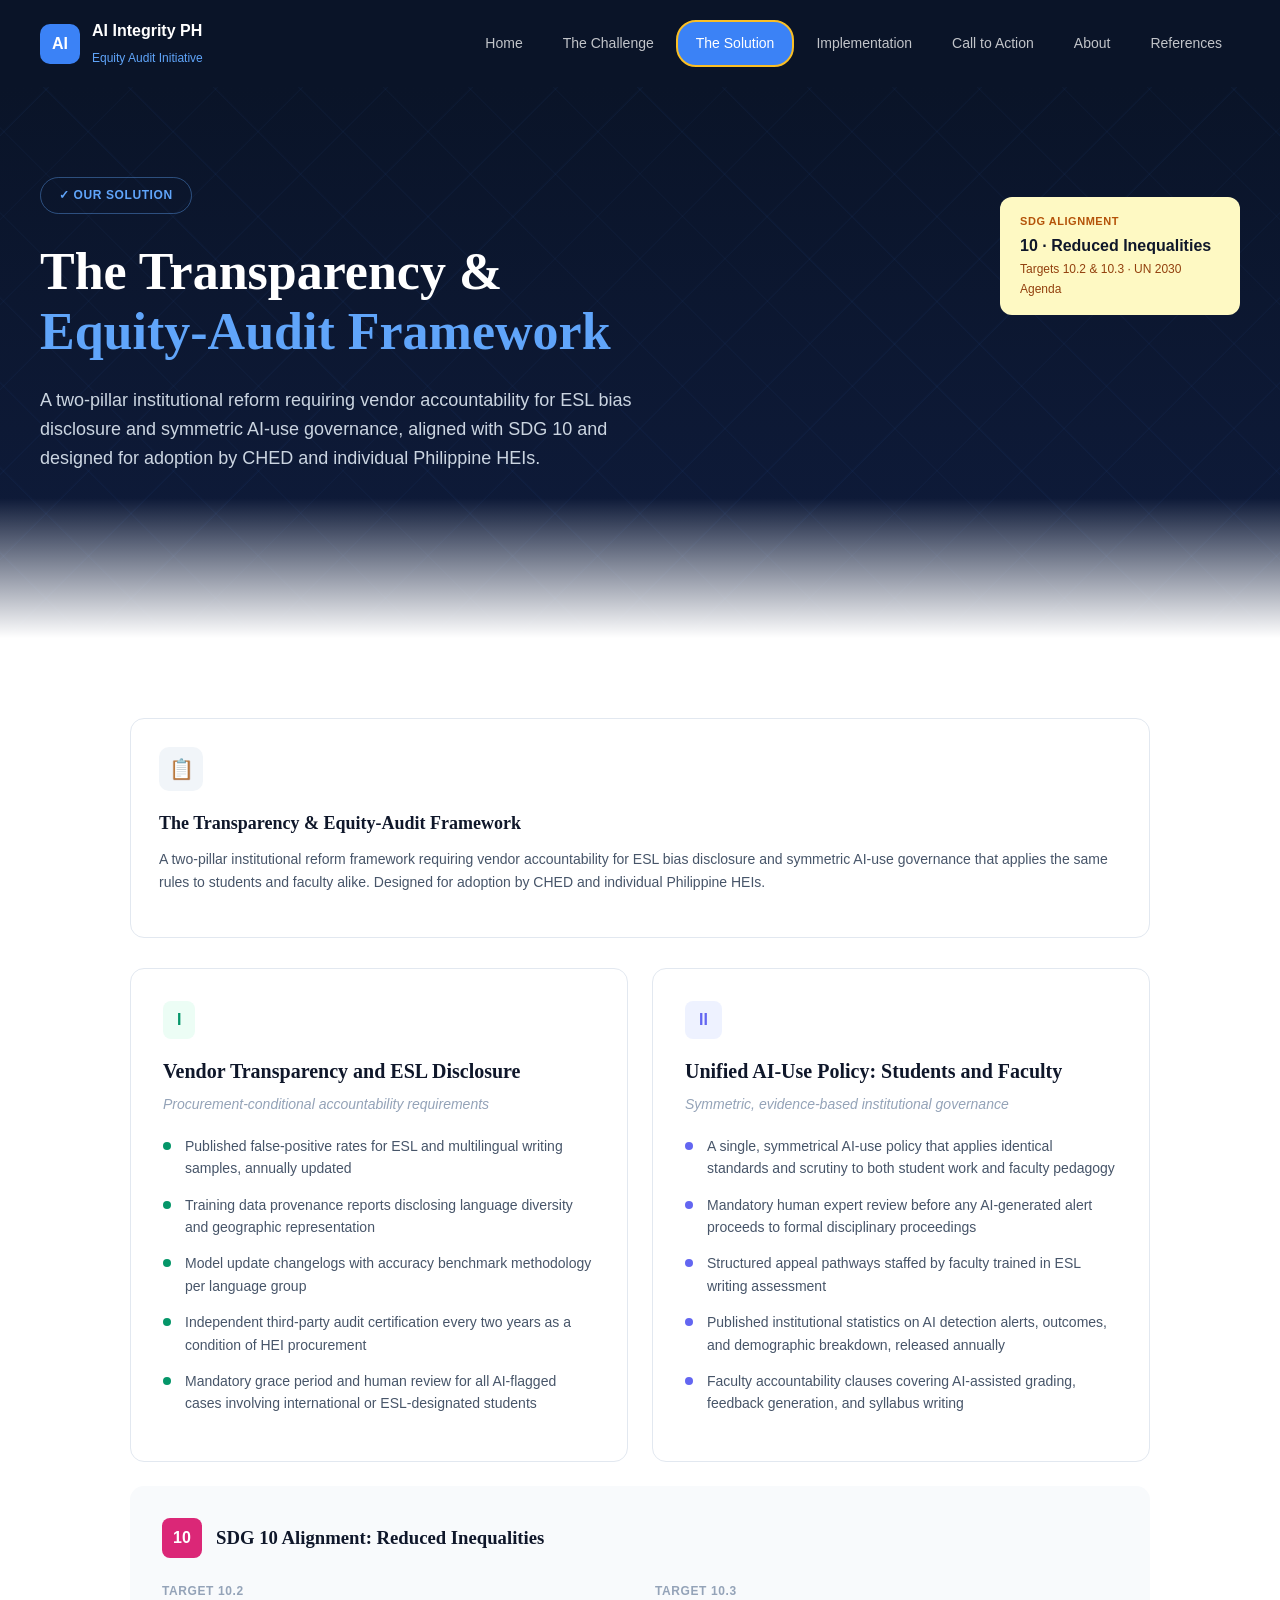
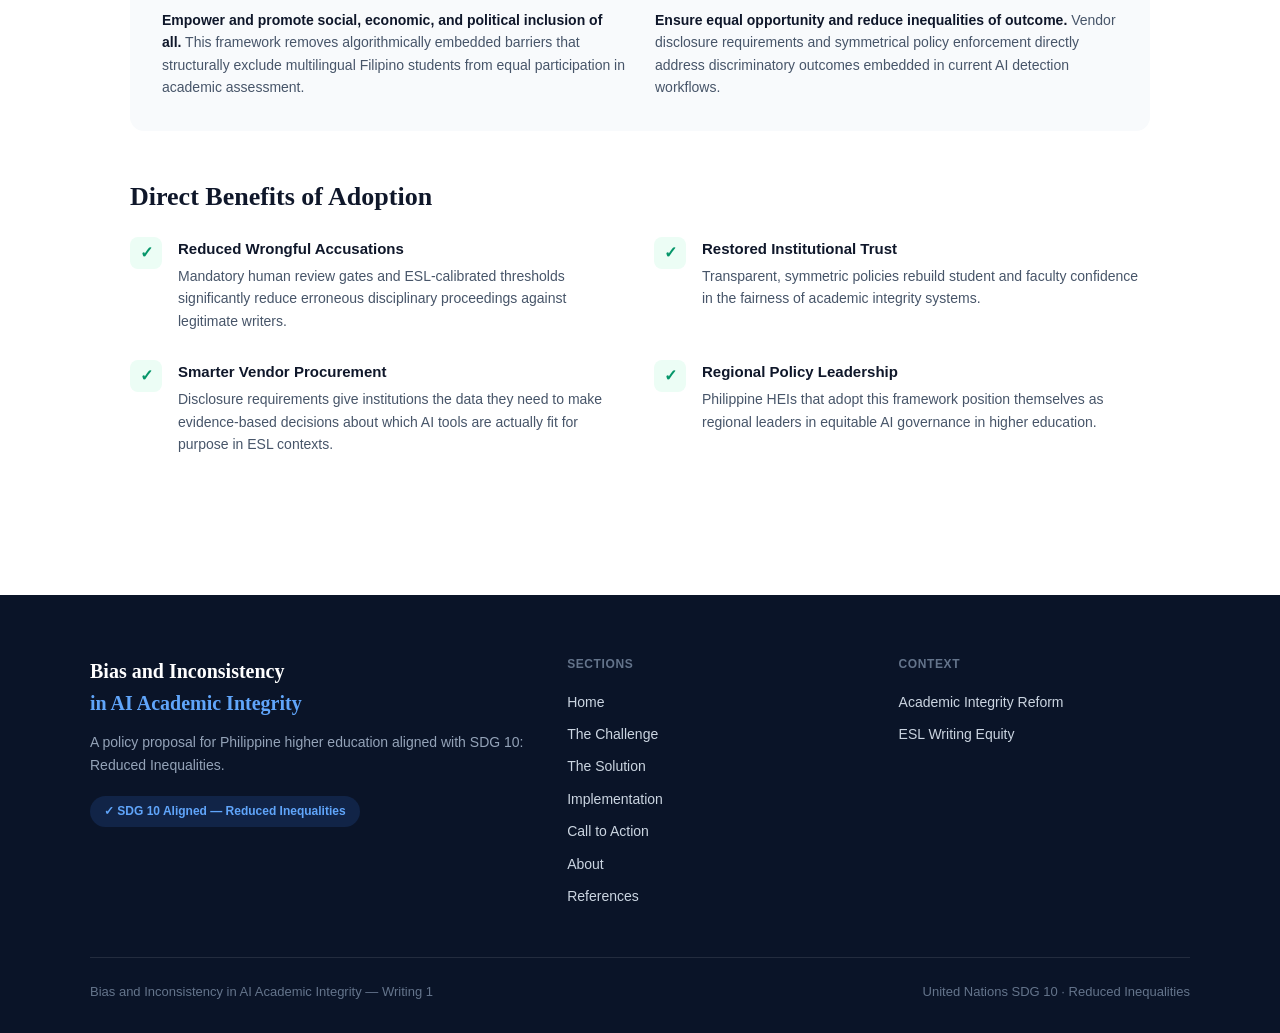
<file: solution.html>
<!DOCTYPE html>
<html lang="en">
<head>
<meta charset="UTF-8">
<title>The Solution — AI Integrity PH</title>
<link rel="stylesheet" href="style.css">
</head>
<body>

<nav class="navbar">
  <a href="index.html" class="nav-brand"><div class="nav-logo">AI</div><div class="nav-brand-text"><strong>AI Integrity PH</strong><span>Equity Audit Initiative</span></div></a>
  <div class="nav-links">
    <a href="index.html" class="nav-link">Home</a>
    <a href="challenge.html" class="nav-link">The Challenge</a>
    <a href="solution.html" class="nav-link active">The Solution</a>
    <a href="implementation.html" class="nav-link">Implementation</a>
    <a href="cta.html" class="nav-link">Call to Action</a>
    <a href="about.html" class="nav-link">About</a>
    <a href="references.html" class="nav-link">References</a>
  </div>
</nav>

<header class="hero">
  <div class="hero-bg"></div>
  <div class="hero-content">
    <div class="badge">✓ OUR SOLUTION</div>
    <h1>The Transparency &amp;<br><span class="accent">Equity-Audit Framework</span></h1>
    <p class="sub">A two-pillar institutional reform requiring vendor accountability for ESL bias disclosure and symmetric AI-use governance, aligned with SDG 10 and designed for adoption by CHED and individual Philippine HEIs.</p>
  </div>
  <div class="sdg-float" style="top:110px;">
    <div class="sdg-tag">SDG ALIGNMENT</div>
    <div class="sdg-title">10 · Reduced Inequalities</div>
    <div class="sdg-sub">Targets 10.2 &amp; 10.3 · UN 2030 Agenda</div>
  </div>
  <div class="hero-fade"></div>
</header>

<section class="section">
  <div class="info-card" style="max-width:100%;">
    <div class="icon-badge">📋</div>
    <h3>The Transparency &amp; Equity-Audit Framework</h3>
    <p>A two-pillar institutional reform framework requiring vendor accountability for ESL bias disclosure and symmetric AI-use governance that applies the same rules to students and faculty alike. Designed for adoption by CHED and individual Philippine HEIs.</p>
  </div>

  <div class="card-grid two" style="margin-top:30px;">
    <div class="pillar-card">
      <div class="roman">I</div>
      <h3>Vendor Transparency and ESL Disclosure</h3>
      <div class="subtitle">Procurement-conditional accountability requirements</div>
      <ul>
        <li>Published false-positive rates for ESL and multilingual writing samples, annually updated</li>
        <li>Training data provenance reports disclosing language diversity and geographic representation</li>
        <li>Model update changelogs with accuracy benchmark methodology per language group</li>
        <li>Independent third-party audit certification every two years as a condition of HEI procurement</li>
        <li>Mandatory grace period and human review for all AI-flagged cases involving international or ESL-designated students</li>
      </ul>
    </div>
    <div class="pillar-card two">
      <div class="roman">II</div>
      <h3>Unified AI-Use Policy: Students and Faculty</h3>
      <div class="subtitle">Symmetric, evidence-based institutional governance</div>
      <ul>
        <li>A single, symmetrical AI-use policy that applies identical standards and scrutiny to both student work and faculty pedagogy</li>
        <li>Mandatory human expert review before any AI-generated alert proceeds to formal disciplinary proceedings</li>
        <li>Structured appeal pathways staffed by faculty trained in ESL writing assessment</li>
        <li>Published institutional statistics on AI detection alerts, outcomes, and demographic breakdown, released annually</li>
        <li>Faculty accountability clauses covering AI-assisted grading, feedback generation, and syllabus writing</li>
      </ul>
    </div>
  </div>

  <div class="sdg-box">
    <div class="sdg-box-header"><div class="sdg-num-badge">10</div><h3>SDG 10 Alignment: Reduced Inequalities</h3></div>
    <div class="sdg-targets">
      <div><div class="target-label">TARGET 10.2</div><p><strong>Empower and promote social, economic, and political inclusion of all.</strong> This framework removes algorithmically embedded barriers that structurally exclude multilingual Filipino students from equal participation in academic assessment.</p></div>
      <div><div class="target-label">TARGET 10.3</div><p><strong>Ensure equal opportunity and reduce inequalities of outcome.</strong> Vendor disclosure requirements and symmetrical policy enforcement directly address discriminatory outcomes embedded in current AI detection workflows.</p></div>
    </div>
  </div>

  <h2 style="margin-top:50px; font-size:26px;">Direct Benefits of Adoption</h2>
  <div class="benefit-grid">
    <div class="benefit-item"><div class="check-icon">✓</div><div><h4>Reduced Wrongful Accusations</h4><p>Mandatory human review gates and ESL-calibrated thresholds significantly reduce erroneous disciplinary proceedings against legitimate writers.</p></div></div>
    <div class="benefit-item"><div class="check-icon">✓</div><div><h4>Restored Institutional Trust</h4><p>Transparent, symmetric policies rebuild student and faculty confidence in the fairness of academic integrity systems.</p></div></div>
    <div class="benefit-item"><div class="check-icon">✓</div><div><h4>Smarter Vendor Procurement</h4><p>Disclosure requirements give institutions the data they need to make evidence-based decisions about which AI tools are actually fit for purpose in ESL contexts.</p></div></div>
    <div class="benefit-item"><div class="check-icon">✓</div><div><h4>Regional Policy Leadership</h4><p>Philippine HEIs that adopt this framework position themselves as regional leaders in equitable AI governance in higher education.</p></div></div>
  </div>
</section>

<footer class="footer">
  <div class="footer-grid">
    <div><h3>Bias and Inconsistency<br><span class="accent">in AI Academic Integrity</span></h3><p>A policy proposal for Philippine higher education aligned with SDG 10: Reduced Inequalities.</p><span class="sdg-chip">✓ SDG 10 Aligned — Reduced Inequalities</span></div>
    <div><div class="footer-col-title">SECTIONS</div>
      <a href="index.html" class="footer-link">Home</a><a href="challenge.html" class="footer-link">The Challenge</a><a href="solution.html" class="footer-link">The Solution</a><a href="implementation.html" class="footer-link">Implementation</a><a href="cta.html" class="footer-link">Call to Action</a><a href="about.html" class="footer-link">About</a><a href="references.html" class="footer-link">References</a>
    </div>
    <div><div class="footer-col-title">CONTEXT</div><span class="footer-link">Academic Integrity Reform</span><span class="footer-link">ESL Writing Equity</span></div>
  </div>
  <div class="footer-bottom"><span>Bias and Inconsistency in AI Academic Integrity — Writing 1</span><span>United Nations SDG 10 · Reduced Inequalities</span></div>
</footer>

<script src="script.js"></script>
</body>
</html>
</file>
<file: style.css>
:root {
  --navy: #0A1428;
  --navy-light: #0f1c3d;
  --blue: #3B82F6;
  --blue-light: #60A5FA;
  --pink: #DB2777;
  --white: #FFFFFF;
  --text-dark: #0F172A;
  --text-gray: #475569;
  --border: #E2E8F0;
  --green: #059669;
  --orange: #EA580C;
  --purple: #6366F1;
  --red: #DC2626;
}

* { margin: 0; padding: 0; box-sizing: border-box; }

html { scroll-behavior: smooth; }

body {
  font-family: 'Inter', -apple-system, sans-serif;
  color: var(--text-dark);
  background: var(--white);
  line-height: 1.6;
}

h1, h2, h3, .serif {
  font-family: 'Source Serif 4', Georgia, serif;
}

a { text-decoration: none; color: inherit; }

/* ===== NAV ===== */
.navbar {
  position: sticky;
  top: 0;
  z-index: 100;
  background: var(--navy);
  padding: 18px 40px;
  display: flex;
  align-items: center;
  justify-content: space-between;
}

.nav-brand { display: flex; align-items: center; gap: 12px; }

.nav-logo {
  width: 40px; height: 40px;
  background: var(--blue);
  border-radius: 10px;
  display: flex; align-items: center; justify-content: center;
  color: white; font-weight: 700;
  transition: transform 300ms ease;
}
.nav-brand:hover .nav-logo { transform: rotate(5deg); }

.nav-brand-text strong { color: white; display: block; font-size: 16px; }
.nav-brand-text span { color: var(--blue-light); font-size: 12px; }

.nav-links { display: flex; align-items: center; gap: 4px; }

.nav-link {
  color: rgba(255,255,255,0.75);
  padding: 10px 18px;
  border-radius: 20px;
  font-size: 14px;
  font-weight: 500;
  transition: color 150ms ease, background-color 200ms ease;
}
.nav-link:hover {
  color: var(--blue-light);
  background: rgba(59,130,246,0.08);
}
.nav-link.active {
  background: var(--blue);
  color: white;
  border: 2px solid #FBBF24;
}

/* ===== HERO ===== */
.hero {
  position: relative;
  background: linear-gradient(180deg, var(--navy) 0%, var(--navy-light) 100%);
  padding: 90px 40px 130px;
  overflow: hidden;
}

.hero-bg {
  position: absolute; inset: 0;
  background-image:
    repeating-linear-gradient(45deg, rgba(59,130,246,0.05) 0px, transparent 2px, transparent 60px),
    repeating-linear-gradient(-45deg, rgba(59,130,246,0.05) 0px, transparent 2px, transparent 60px);
  transition: transform 400ms ease-out;
  pointer-events: none;
}

.hero-fade {
  position: absolute; bottom: 0; left: 0; right: 0; height: 140px;
  background: linear-gradient(180deg, transparent 0%, var(--white) 100%);
}

.hero-content { position: relative; max-width: 900px; }

.badge {
  display: inline-flex; align-items: center; gap: 8px;
  border: 1px solid rgba(96,165,250,0.4);
  color: var(--blue-light);
  padding: 8px 18px;
  border-radius: 20px;
  font-size: 12px;
  font-weight: 700;
  letter-spacing: 0.05em;
  margin-bottom: 28px;
  animation: badgePulse 4s ease-in-out infinite;
}
@keyframes badgePulse {
  0%, 100% { border-color: rgba(96,165,250,0.25); }
  50% { border-color: rgba(96,165,250,0.7); }
}

.hero h1 {
  color: white;
  font-size: 52px;
  font-weight: 700;
  line-height: 1.15;
  margin-bottom: 24px;
}
.hero h1 .accent {
  color: var(--blue-light);
  display: inline-block;
}

.hero p.sub {
  color: #CBD5E1;
  font-size: 18px;
  max-width: 620px;
  margin-bottom: 36px;
}

.hero-ctas { display: flex; gap: 14px; }

/* ===== BUTTONS ===== */
.btn {
  display: inline-flex; align-items: center; gap: 8px;
  padding: 14px 28px;
  border-radius: 10px;
  font-weight: 600;
  font-size: 15px;
  cursor: pointer;
  border: none;
  transition: transform 200ms ease-out, box-shadow 200ms ease-out, background-color 200ms ease-out;
}
.btn-primary {
  background: var(--blue);
  color: white;
}
.btn-primary:hover {
  background: #4c8ff8;
  transform: scale(1.02);
  box-shadow: 0 4px 16px rgba(59,130,246,0.35);
}
.btn-primary:active { transform: scale(0.97); }
.btn-primary .arrow { transition: transform 200ms ease-out; }
.btn-primary:hover .arrow { transform: translateX(3px); }

.btn-outline {
  background: transparent;
  color: white;
  border: 1.5px solid rgba(255,255,255,0.3);
}
.btn-outline:hover {
  background: rgba(255,255,255,0.06);
  border-color: rgba(255,255,255,0.6);
  transform: scale(1.02);
}
.btn-outline:active { transform: scale(0.97); }

.btn-dark-outline {
  background: transparent;
  color: white;
  border: 1.5px solid rgba(255,255,255,0.3);
}
.btn-dark-outline:hover {
  background: rgba(255,255,255,0.08);
  transform: scale(1.02);
}

/* ===== STAT CALLOUT (hero floating card) ===== */
.stat-float {
  position: absolute;
  right: 40px; top: 110px;
  background: rgba(15,26,58,0.85);
  border: 1px solid rgba(96,165,250,0.25);
  border-radius: 14px;
  padding: 20px 24px;
  max-width: 260px;
}
.stat-float .num { color: var(--blue-light); font-size: 28px; font-weight: 700; }
.stat-float .label { color: #CBD5E1; font-size: 13px; margin-top: 4px; }
.stat-float .cite { color: #64748B; font-size: 11px; margin-top: 2px; }

.sdg-float {
  position: absolute;
  right: 40px; top: 260px;
  background: #FEF9C3;
  border-radius: 12px;
  padding: 16px 20px;
  max-width: 240px;
}
.sdg-float .sdg-tag { color: #B45309; font-size: 11px; font-weight: 700; letter-spacing: 0.05em; }
.sdg-float .sdg-title { color: var(--text-dark); font-weight: 700; margin: 2px 0; }
.sdg-float .sdg-sub { color: #92400E; font-size: 12px; }

/* ===== SECTIONS ===== */
.section { padding: 80px 40px; max-width: 1100px; margin: 0 auto; }
.section.narrow { max-width: 900px; }

.eyebrow {
  display: flex; align-items: center; gap: 10px;
  color: var(--blue);
  font-size: 13px;
  font-weight: 700;
  letter-spacing: 0.05em;
  margin-bottom: 16px;
}
.eyebrow::before { content: ''; width: 24px; height: 2px; background: var(--blue); }

.section h2 { font-size: 34px; font-weight: 700; margin-bottom: 24px; line-height: 1.25; }

.quote-block {
  background: #F1F5F9;
  border-left: 4px solid var(--blue);
  padding: 24px 28px;
  border-radius: 6px;
  font-style: italic;
  color: var(--text-gray);
  margin-bottom: 32px;
}

.body-text { color: var(--text-gray); font-size: 16px; margin-bottom: 20px; max-width: 780px; }
.body-text strong { color: var(--text-dark); }
.body-text a { color: var(--blue); font-weight: 600; }

/* ===== STAT CARDS ROW ===== */
.stat-grid {
  display: grid;
  grid-template-columns: repeat(4, 1fr);
  gap: 20px;
  margin-top: 32px;
}
.stat-card {
  border: 1px solid var(--border);
  border-radius: 12px;
  padding: 22px;
  transition: transform 250ms ease-out, box-shadow 250ms ease-out, border-color 250ms ease-out;
}
.stat-card:hover {
  transform: translateY(-4px);
  box-shadow: 0 12px 24px rgba(0,0,0,0.08);
  border-color: var(--blue);
}
.stat-card .big { font-size: 30px; font-weight: 700; transition: transform 250ms ease; }
.stat-card:hover .big { transform: scale(1.03); }
.stat-card .desc { color: var(--text-gray); font-size: 13px; margin-top: 6px; }
.stat-card .cite { color: #94A3B8; font-size: 12px; font-style: italic; }

/* ===== CAUSE / EFFECT / PILLAR CARDS ===== */
.card-grid { display: grid; grid-template-columns: repeat(3, 1fr); gap: 24px; margin-top: 24px; }
.card-grid.two { grid-template-columns: repeat(2, 1fr); }

.info-card {
  border: 1px solid var(--border);
  border-radius: 14px;
  padding: 28px;
  transition: transform 250ms ease-out, box-shadow 250ms ease-out;
}
.info-card:hover { transform: translateY(-4px); box-shadow: 0 12px 24px rgba(0,0,0,0.08); }

.icon-badge {
  width: 44px; height: 44px;
  background: #F1F5F9;
  border-radius: 10px;
  display: flex; align-items: center; justify-content: center;
  font-size: 20px;
  margin-bottom: 18px;
  transition: transform 250ms ease;
}
.info-card:hover .icon-badge { transform: scale(1.08); }

.info-card h3 { font-size: 18px; margin-bottom: 10px; }
.info-card p { color: var(--text-gray); font-size: 14px; margin-bottom: 16px; }
.info-card .stat-line { font-size: 13px; color: var(--text-gray); border-top: 1px solid var(--border); padding-top: 14px; }
.info-card .stat-line strong { font-size: 18px; color: var(--text-dark); }

/* Effect cards with colored accents */
.effect-card {
  border-left: 4px solid;
  border-radius: 8px;
  padding: 22px 26px;
  display: flex; gap: 16px;
  transition: transform 250ms ease, box-shadow 250ms ease, border-left-width 250ms ease;
}
.effect-card:hover { transform: translateY(-4px); box-shadow: 0 12px 24px rgba(0,0,0,0.06); border-left-width: 6px; }
.effect-card.red { border-color: var(--red); background: #FEF2F2; }
.effect-card.orange { border-color: #F59E0B; background: #FFFBEB; }
.effect-card.blue { border-color: var(--purple); background: #EEF2FF; }
.effect-card.gray { border-color: #64748B; background: #F8FAFC; }

.num-badge {
  min-width: 28px; height: 28px;
  border-radius: 50%;
  display: flex; align-items: center; justify-content: center;
  color: white; font-size: 13px; font-weight: 700;
}
.red .num-badge { background: var(--red); }
.orange .num-badge { background: #F59E0B; }
.blue .num-badge { background: var(--purple); }
.gray .num-badge { background: #64748B; }

.effect-card h4 { font-size: 16px; margin-bottom: 6px; }
.effect-card p { color: var(--text-gray); font-size: 14px; }

/* ===== PULL QUOTE ===== */
.pull-quote {
  background: var(--navy);
  border-radius: 16px;
  padding: 48px;
  margin-top: 40px;
}
.pull-quote .mark {
  color: var(--blue-light);
  font-size: 40px;
  display: inline-block;
  animation: float 3s ease-in-out infinite;
}
@keyframes float { 0%,100% { transform: translateY(-2px); } 50% { transform: translateY(2px); } }
.pull-quote p { color: white; font-size: 24px; font-weight: 700; font-family: 'Source Serif 4', serif; margin: 16px 0; max-width: 800px; }
.pull-quote .source { color: #94A3B8; font-size: 14px; font-style: italic; }

/* ===== SDG BOX / SOLUTION PILLARS ===== */
.pillar-card {
  border: 1px solid var(--border);
  border-radius: 14px;
  padding: 32px;
}
.pillar-card .roman {
  display: inline-block;
  background: #ECFDF5;
  color: var(--green);
  padding: 6px 14px;
  border-radius: 8px;
  font-weight: 700;
  margin-bottom: 16px;
}
.pillar-card.two .roman { background: #EEF2FF; color: var(--purple); }
.pillar-card h3 { font-size: 20px; margin-bottom: 6px; }
.pillar-card .subtitle { color: #94A3B8; font-style: italic; font-size: 14px; margin-bottom: 20px; }
.pillar-card ul { list-style: none; }
.pillar-card li {
  position: relative; padding-left: 22px; margin-bottom: 14px;
  color: var(--text-gray); font-size: 14px;
}
.pillar-card li::before {
  content: ''; position: absolute; left: 0; top: 7px;
  width: 8px; height: 8px; border-radius: 50%; background: var(--green);
}
.pillar-card.two li::before { background: var(--purple); }

.sdg-box {
  background: #F8FAFC;
  border-radius: 14px;
  padding: 32px;
  margin-top: 24px;
}
.sdg-box-header { display: flex; align-items: center; gap: 14px; margin-bottom: 24px; }
.sdg-num-badge {
  width: 40px; height: 40px;
  background: var(--pink);
  color: white; font-weight: 700;
  border-radius: 8px;
  display: flex; align-items: center; justify-content: center;
}
.sdg-targets { display: grid; grid-template-columns: 1fr 1fr; gap: 30px; }
.sdg-targets .target-label { color: #94A3B8; font-size: 12px; font-weight: 700; letter-spacing: 0.05em; margin-bottom: 8px; }
.sdg-targets p { color: var(--text-gray); font-size: 14px; }
.sdg-targets strong { color: var(--text-dark); }

/* ===== BENEFITS CHECKLIST ===== */
.benefit-grid { display: grid; grid-template-columns: 1fr 1fr; gap: 28px; margin-top: 24px; }
.benefit-item { display: flex; gap: 16px; }
.check-icon {
  min-width: 32px; height: 32px;
  background: #ECFDF5;
  border-radius: 8px;
  display: flex; align-items: center; justify-content: center;
  color: var(--green); font-weight: 700;
}
.benefit-item h4 { font-size: 15px; margin-bottom: 4px; }
.benefit-item p { color: var(--text-gray); font-size: 14px; }

/* ===== IMPLEMENTATION TIMELINE ===== */
.phase-tabs { display: flex; gap: 12px; margin: 32px 0; flex-wrap: wrap; }
.phase-tab {
  border: 1px solid var(--border);
  border-radius: 20px;
  padding: 8px 16px;
  font-size: 13px;
  display: flex; align-items: center; gap: 8px;
  color: var(--text-gray);
  cursor: pointer;
  background: white;
  transition: background-color 200ms ease, border-color 200ms ease, transform 150ms ease, color 200ms ease;
}
.phase-tab:hover {
  background: #F1F5F9;
  border-color: var(--blue);
  transform: translateY(-2px);
}
.phase-tab.active {
  background: var(--blue);
  border-color: var(--blue);
  color: white;
}
.phase-tab.active .months { color: rgba(255,255,255,0.8); }
.phase-tab .dot { width: 8px; height: 8px; border-radius: 50%; }
.phase-tab .months { color: #94A3B8; }

.timeline { position: relative; padding-left: 60px; }
.timeline-line {
  position: absolute; left: 20px; top: 20px; bottom: 20px; width: 2px;
  background: var(--border);
  overflow: hidden;
}
.timeline-line-fill {
  width: 100%; height: 0%;
  background: var(--blue);
  transition: height 1.2s ease-out;
}

.phase-block { position: relative; margin-bottom: 32px; }
.phase-circle {
  position: absolute; left: -60px; top: 0;
  width: 40px; height: 40px; border-radius: 50%;
  display: flex; align-items: center; justify-content: center;
  color: white; font-weight: 700;
  transition: transform 250ms cubic-bezier(0.16,1,0.3,1);
}
.phase-circle:hover { transform: scale(1.15); }
.phase-circle.p1 { background: #14B8A6; }
.phase-circle.p2 { background: var(--purple); }
.phase-circle.p3 { background: #F97316; }
.phase-circle.p4 { background: var(--navy); }

.phase-card {
  border: 1px solid var(--border);
  border-radius: 14px;
  padding: 32px;
}
.phase-card.p1 { border-color: #99F6E4; background: #F0FDFA; }
.phase-card.p2 { border-color: #C7D2FE; background: #EEF2FF; }
.phase-card.p3 { border-color: #FED7AA; background: #FFF7ED; }
.phase-card.p4 { background: #F8FAFC; }

.phase-title-row { display: flex; align-items: center; gap: 14px; margin-bottom: 16px; }
.phase-title-row h3 { font-size: 22px; }
.phase-badge { background: white; border: 1px solid var(--border); padding: 4px 12px; border-radius: 20px; font-size: 12px; color: var(--text-gray); }

.check-list { display: grid; grid-template-columns: 1fr 1fr; gap: 12px 30px; margin: 20px 0; }
.check-list li { list-style: none; display: flex; gap: 10px; font-size: 14px; color: var(--text-gray); }
.check-list .tick { color: var(--green); font-weight: 700; }

.deliverable {
  display: flex; align-items: center; gap: 10px;
  background: white; border: 1px solid var(--border);
  border-radius: 8px; padding: 14px 18px;
  font-size: 14px; margin-top: 16px;
}
.deliverable strong { color: var(--text-dark); }

/* ===== CTA WHY GRID ===== */
.why-grid { display: grid; grid-template-columns: repeat(3, 1fr); gap: 20px; margin-top: 28px; }
.why-card {
  background: #F8FAFC; border-radius: 12px; padding: 24px;
  transition: background-color 200ms ease;
}
.why-card:hover { background: #F1F5F9; }
.why-card .why-num { color: var(--blue); font-size: 24px; font-weight: 700; margin-bottom: 10px; }
.why-card h4 { font-size: 15px; margin-bottom: 8px; }
.why-card p { color: var(--text-gray); font-size: 13px; }

.dark-callout {
  background: var(--navy);
  border-radius: 16px;
  padding: 36px 40px;
  margin-top: 40px;
}
.dark-callout .head { display: flex; align-items: center; gap: 12px; margin-bottom: 14px; }
.dark-callout .check-round {
  width: 26px; height: 26px; border-radius: 50%; background: var(--blue);
  display: flex; align-items: center; justify-content: center; color: white; font-size: 13px;
}
.dark-callout h4 { color: white; font-size: 17px; }
.dark-callout p { color: #CBD5E1; font-size: 14px; max-width: 750px; margin-bottom: 20px; }

/* ===== TEAM / ABOUT ===== */
.team-card {
  border: 1px solid var(--border);
  border-radius: 14px;
  padding: 24px;
  display: flex; gap: 24px;
  margin-bottom: 24px;
}
.team-photo { width: 120px; height: 140px; border-radius: 10px; object-fit: cover; background: #E2E8F0; }
.team-card h3 { font-size: 20px; }
.team-card .role { color: var(--green); font-size: 13px; font-weight: 600; margin-bottom: 4px; }
.team-card .course { color: #94A3B8; font-size: 13px; margin-bottom: 12px; }
.team-card p.desc { color: var(--text-gray); font-size: 14px; }

.expertise-grid { display: grid; grid-template-columns: 1fr 1fr; gap: 24px; margin-top: 24px; }
.expertise-box { background: #F8FAFC; border-radius: 14px; padding: 28px; }
.expertise-box h3 { font-size: 19px; margin-bottom: 20px; }
.expertise-box li { list-style: none; margin-bottom: 16px; }
.expertise-box li strong { display: block; font-size: 14px; margin-bottom: 3px; }
.expertise-box li span { color: var(--text-gray); font-size: 13px; }

.tool-tag {
  display: inline-block; background: white; border: 1px solid var(--border);
  border-radius: 6px; padding: 3px 10px; font-family: monospace; font-size: 12px;
  margin-right: 10px;
}

.feasibility-note {
  background: #ECFDF5; border: 1px solid #A7F3D0; border-radius: 12px;
  padding: 20px; margin-top: 20px;
}
.feasibility-note h4 { color: var(--green); font-size: 15px; margin-bottom: 8px; }
.feasibility-note p { color: #065F46; font-size: 13px; }

/* ===== REFERENCES ===== */
.ref-meta { display: flex; gap: 10px; align-items: center; color: var(--text-gray); font-size: 13px; margin-bottom: 24px; }
.ref-list { border-top: 1px solid var(--border); }
.ref-item { display: flex; gap: 20px; padding: 20px 0; border-bottom: 1px solid var(--border); }
.ref-item .idx { color: #CBD5E1; font-size: 13px; min-width: 24px; }
.ref-item p { color: var(--text-gray); font-size: 14px; }
.ref-item a { color: var(--blue); word-break: break-all; }

/* ===== FOOTER ===== */
.footer { background: var(--navy); padding: 60px 40px 30px; margin-top: 60px; }
.footer-grid { max-width: 1100px; margin: 0 auto; display: grid; grid-template-columns: 1.5fr 1fr 1fr; gap: 40px; }
.footer h3 { color: white; font-size: 20px; margin-bottom: 4px; }
.footer h3 .accent { color: var(--blue-light); }
.footer p { color: #94A3B8; font-size: 14px; margin: 12px 0 20px; }
.sdg-chip { display: inline-flex; gap: 8px; background: rgba(59,130,246,0.15); color: var(--blue-light); padding: 6px 14px; border-radius: 20px; font-size: 12px; font-weight: 600; }
.footer-col-title { color: #64748B; font-size: 12px; font-weight: 700; letter-spacing: 0.05em; margin-bottom: 16px; }
.footer-link { display: block; color: #CBD5E1; font-size: 14px; margin-bottom: 10px; position: relative; width: fit-content; }
.footer-link::after { content: ''; position: absolute; bottom: -2px; left: 0; width: 0%; height: 1px; background: var(--blue-light); transition: width 200ms ease; }
.footer-link:hover::after { width: 100%; }
.footer-bottom { max-width: 1100px; margin: 40px auto 0; padding-top: 24px; border-top: 1px solid rgba(255,255,255,0.1); display: flex; justify-content: space-between; color: #64748B; font-size: 13px; }

@media (max-width: 900px) {
  .nav-links { display: none; }
  .hero h1 { font-size: 34px; }
  .stat-grid, .card-grid, .card-grid.two, .expertise-grid, .footer-grid, .why-grid, .check-list, .benefit-grid, .sdg-targets { grid-template-columns: 1fr; }
  .stat-float, .sdg-float { position: static; margin-top: 20px; max-width: 100%; }
}
</file>
